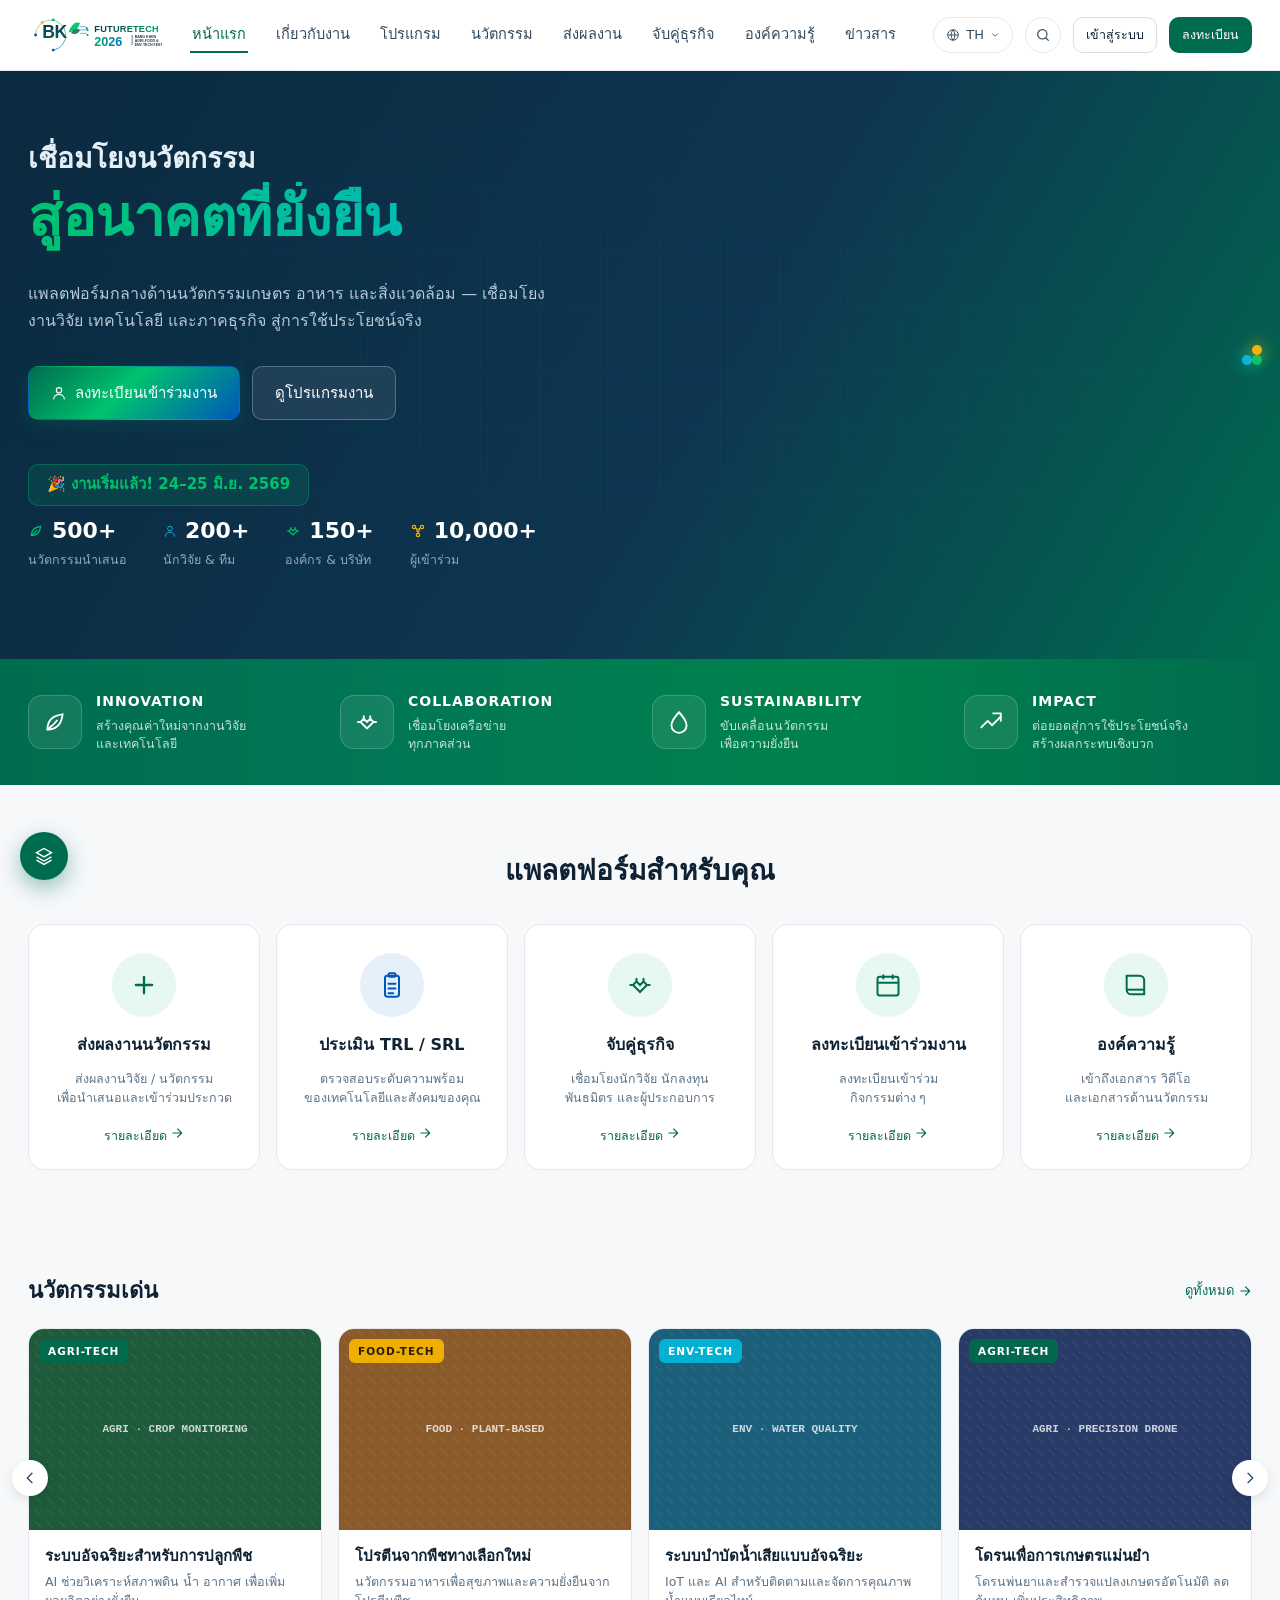
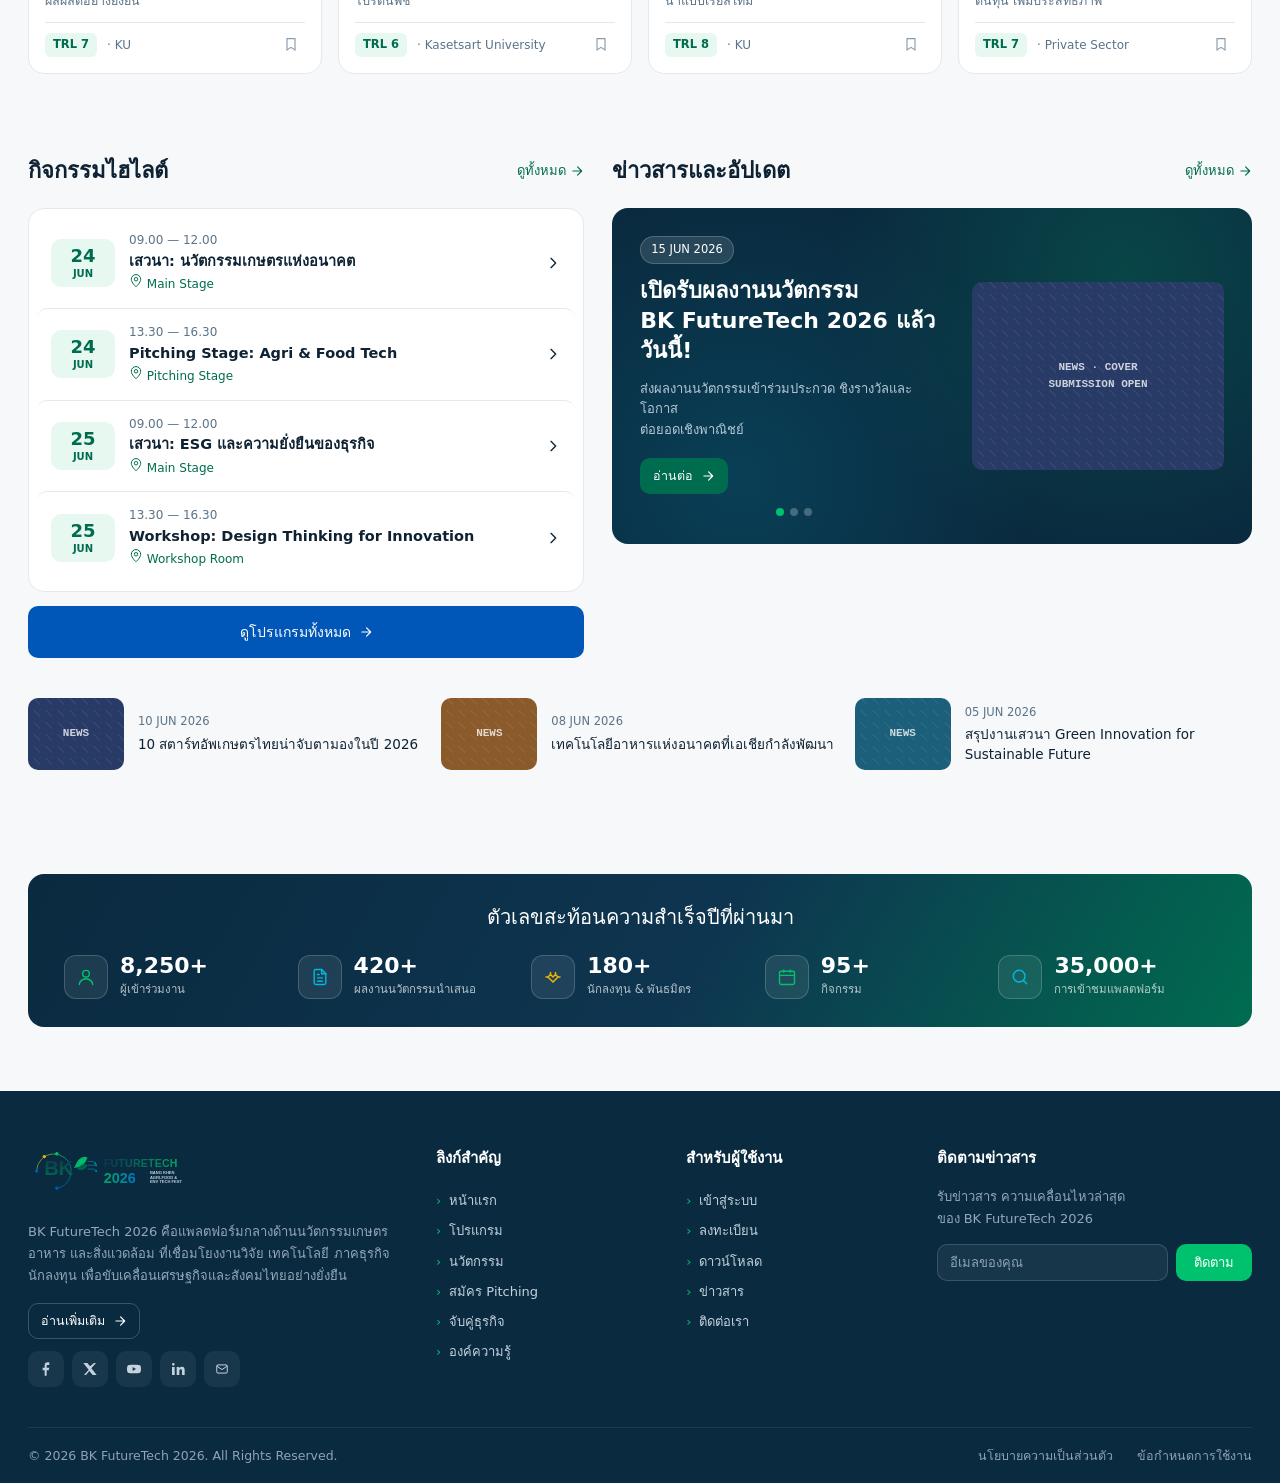
<file: index-local.html>
<!DOCTYPE html>
<html lang="th">
<head>
<meta charset="UTF-8" />
<meta name="viewport" content="width=device-width, initial-scale=1" />
<title>BK FutureTech 2026 — Interactive Platform Prototype</title>
<link rel="stylesheet" href="styles.css" />
<link rel="stylesheet" href="styles-2.css" />
<!-- Local vendor builds (no CDN required) -->
<script src="vendor/react.development.js"></script>
<script src="vendor/react-dom.development.js"></script>
<script src="vendor/babel.min.js"></script>
</head>
<body>
<div id="root"></div>
<script type="text/babel" src="tweaks-panel.jsx"></script>
<script type="text/babel" src="components.jsx"></script>
<script type="text/babel" src="pages-home.jsx"></script>
<script type="text/babel" src="pages-auth.jsx"></script>
<script type="text/babel" src="pages-other.jsx"></script>
<script type="text/babel" src="pages-user.jsx"></script>
<script type="text/babel" src="pages-admin.jsx"></script>
<script type="text/babel" src="pages-admin2.jsx"></script>
<script type="text/babel" src="app.jsx"></script>
</body>
</html>
</file>
<file: styles.css>
/* =========================================================
   BK FutureTech 2026 — Master Platform
   Design tokens & global styles
   ========================================================= */

:root {
  /* Brand palette */
  --ku-green: #006C4F;
  --ku-green-dark: #004A36;
  --inno-green: #00C26E;
  --inno-green-soft: #E6F8EF;
  --tech-blue: #0057B8;
  --tech-blue-dark: #003E85;
  --cyan: #00B8D9;
  --gold: #F4B400;

  /* Neutrals */
  --bg: #FFFFFF;
  --bg-soft: #F6F8FA;
  --bg-soft-2: #EEF2F4;
  --line: #E5E9EE;
  --line-2: #D7DDE3;
  --ink: #0F2233;
  --ink-2: #324A60;
  --ink-3: #5B7388;
  --ink-4: #8A9CAE;

  /* Hero & navy backgrounds */
  --navy: #0A2A3F;
  --navy-2: #0E3550;
  --navy-deep: #051A2A;

  /* Brand gradient — the signature green→blue */
  --gradient-brand: linear-gradient(135deg, #006C4F 0%, #00C26E 45%, #0057B8 100%);
  --gradient-brand-soft: linear-gradient(135deg, #006C4F 0%, #00C26E 50%, #00B8D9 100%);
  --gradient-hero: linear-gradient(120deg, #0A2A3F 0%, #0E3550 55%, #006C4F 100%);
  --gradient-band: linear-gradient(90deg, #006C4F 0%, #007756 30%, #00824C 65%, #006C4F 100%);

  /* Radii & shadows */
  --r-sm: 6px;
  --r-md: 10px;
  --r-lg: 16px;
  --r-xl: 22px;
  --r-pill: 999px;

  --shadow-sm: 0 1px 2px rgba(15, 34, 51, 0.06), 0 1px 1px rgba(15, 34, 51, 0.04);
  --shadow-md: 0 4px 14px rgba(15, 34, 51, 0.08), 0 2px 4px rgba(15, 34, 51, 0.04);
  --shadow-lg: 0 18px 40px rgba(15, 34, 51, 0.12), 0 6px 14px rgba(15, 34, 51, 0.06);
  --shadow-card: 0 1px 0 rgba(15, 34, 51, 0.04), 0 8px 24px rgba(15, 34, 51, 0.07);

  /* Type */
  --font-thai: 'Prompt', 'Kanit', system-ui, sans-serif;
  --font-en: 'Montserrat', 'Prompt', system-ui, sans-serif;
}

* { box-sizing: border-box; }
html, body { margin: 0; padding: 0; overflow-x: hidden; }
body {
  font-family: var(--font-thai);
  color: var(--ink);
  background: var(--bg-soft);
  -webkit-font-smoothing: antialiased;
  text-rendering: optimizeLegibility;
  line-height: 1.55;
}

a { color: inherit; text-decoration: none; }
button { font-family: inherit; cursor: pointer; border: 0; background: 0; }

img { max-width: 100%; display: block; }

/* ============ App shell ============ */
.app {
  min-height: 100vh;
  background: var(--bg-soft);
}
.app.dark {
  background: var(--navy-deep);
  color: #E6EEF5;
}

/* ============ Top Nav ============ */
.topnav {
  position: sticky;
  top: 0;
  z-index: 50;
  background: #fff;
  border-bottom: 1px solid var(--line);
}
.topnav-inner {
  max-width: 1280px;
  margin: 0 auto;
  display: flex;
  align-items: center;
  gap: 28px;
  padding: 14px 28px;
}
.brand-mark {
  display: flex;
  align-items: center;
  gap: 10px;
  cursor: pointer;
}
.brand-mark .logo-img {
  height: 38px;
}
.nav-links {
  display: flex;
  gap: 26px;
  font-size: 14.5px;
  color: var(--ink-2);
  font-weight: 500;
}
.nav-links a {
  cursor: pointer;
  padding: 6px 2px;
  border-bottom: 2px solid transparent;
  transition: color .15s, border-color .15s;
}
.nav-links a:hover { color: var(--ku-green); }
.nav-links a.active { color: var(--ku-green); border-bottom-color: var(--ku-green); }

.nav-right {
  margin-left: auto;
  display: flex;
  align-items: center;
  gap: 12px;
}
.lang-chip {
  display: inline-flex;
  align-items: center;
  gap: 6px;
  padding: 7px 12px;
  border: 1px solid var(--line);
  border-radius: var(--r-pill);
  font-size: 13px;
  color: var(--ink-2);
}
.icon-btn {
  width: 36px; height: 36px;
  display: inline-grid;
  place-items: center;
  border-radius: var(--r-pill);
  border: 1px solid var(--line);
  color: var(--ink-2);
}
.icon-btn:hover { background: var(--bg-soft); }

/* ============ Buttons ============ */
.btn {
  display: inline-flex;
  align-items: center;
  justify-content: center;
  gap: 8px;
  padding: 11px 18px;
  border-radius: var(--r-md);
  font-weight: 500;
  font-size: 14px;
  font-family: var(--font-thai);
  transition: transform .08s, box-shadow .15s, background .15s;
  white-space: nowrap;
  border: 1px solid transparent;
}
.btn:hover { transform: translateY(-1px); }
.btn:active { transform: translateY(0); }

.btn-primary {
  background: var(--gradient-brand);
  color: #fff;
  box-shadow: 0 6px 18px rgba(0, 108, 79, 0.28);
}
.btn-primary:hover { box-shadow: 0 10px 22px rgba(0, 108, 79, 0.34); }

.btn-solid-green {
  background: var(--ku-green);
  color: #fff;
}
.btn-solid-green:hover { background: var(--ku-green-dark); }

.btn-solid-blue {
  background: var(--tech-blue);
  color: #fff;
}

.btn-outline {
  background: #fff;
  color: var(--ink);
  border: 1px solid var(--line-2);
}
.btn-outline:hover { background: var(--bg-soft); }

.btn-ghost-on-dark {
  background: rgba(255,255,255,0.08);
  color: #fff;
  border: 1px solid rgba(255,255,255,0.25);
  backdrop-filter: blur(4px);
}
.btn-ghost-on-dark:hover { background: rgba(255,255,255,0.16); }

.btn-sm { padding: 7px 12px; font-size: 12.5px; }
.btn-lg { padding: 14px 22px; font-size: 15px; }

/* ============ Container ============ */
.container {
  max-width: 1280px;
  margin: 0 auto;
  padding: 0 28px;
}

/* ============ Hero ============ */
.hero {
  position: relative;
  background: var(--gradient-hero);
  color: #fff;
  overflow: hidden;
  padding: 70px 0 90px;
}
.hero-grid {
  display: grid;
  grid-template-columns: 1fr 1fr;
  gap: 60px;
  align-items: center;
}
.hero h1 {
  font-family: var(--font-thai);
  font-weight: 600;
  font-size: 28px;
  line-height: 1.25;
  margin: 0 0 4px;
  color: #E6EEF5;
}
.hero h1 .accent {
  display: block;
  font-size: 56px;
  font-weight: 700;
  background: linear-gradient(90deg, #00C26E 0%, #00B8D9 100%);
  -webkit-background-clip: text;
  background-clip: text;
  color: transparent;
  margin-top: 6px;
  letter-spacing: -0.5px;
}
.hero p.subhead {
  margin: 28px 0 32px;
  color: #B7C8D7;
  font-size: 16px;
  line-height: 1.7;
  max-width: 520px;
}
.hero-actions {
  display: flex;
  gap: 12px;
  margin-bottom: 44px;
}
.hero-stats {
  display: grid;
  grid-template-columns: repeat(4, max-content);
  gap: 36px;
  align-items: start;
}
.hero-stat {
  display: flex;
  flex-direction: column;
  gap: 2px;
}
.hero-stat-row {
  display: flex;
  align-items: center;
  gap: 8px;
  color: #fff;
  font-weight: 600;
  font-size: 22px;
}
.hero-stat-label {
  font-size: 12.5px;
  color: #94A8BA;
}

/* Hero visual */
.hero-visual {
  position: relative;
  aspect-ratio: 1 / 1;
  max-width: 520px;
  margin-left: auto;
}
.hero-visual .orb {
  position: absolute;
  inset: 0;
  border-radius: 50%;
  background:
    radial-gradient(circle at 35% 30%, rgba(0,194,110,0.45) 0%, rgba(0,194,110,0) 55%),
    radial-gradient(circle at 65% 70%, rgba(0,184,217,0.45) 0%, rgba(0,184,217,0) 55%),
    radial-gradient(circle at 50% 50%, rgba(0,87,184,0.65) 0%, rgba(10,42,63,0.95) 70%);
  box-shadow:
    inset 0 0 80px rgba(0,194,110,0.35),
    0 0 80px rgba(0,184,217,0.25);
}
.hero-visual .leaf-glow {
  position: absolute;
  inset: 18%;
  background: radial-gradient(circle, rgba(0,194,110,0.5) 0%, rgba(0,194,110,0) 65%);
  filter: blur(8px);
}
.hero-visual svg.leaves {
  position: absolute;
  inset: 25%;
  width: 50%;
  height: 50%;
}
.hero-visual .ring {
  position: absolute;
  border-radius: 50%;
  border: 1px solid rgba(0, 194, 110, 0.4);
  pointer-events: none;
}
.hero-visual .ring.r1 { inset: -3%; border-color: rgba(0,184,217,0.25); }
.hero-visual .ring.r2 { inset: -8%; border-color: rgba(0,194,110,0.18); border-style: dashed; }

.hero-visual .dot {
  position: absolute;
  width: 10px; height: 10px;
  border-radius: 50%;
  background: var(--inno-green);
  box-shadow: 0 0 16px var(--inno-green);
}
.hero-visual .dot.d1 { top: 8%; left: 50%; }
.hero-visual .dot.d2 { top: 50%; right: 4%; background: var(--cyan); box-shadow: 0 0 16px var(--cyan); }
.hero-visual .dot.d3 { bottom: 6%; left: 30%; background: var(--gold); box-shadow: 0 0 16px var(--gold); }

/* Circuit lines */
.circuit-bg {
  position: absolute;
  inset: 0;
  opacity: 0.12;
  pointer-events: none;
  background-image:
    linear-gradient(90deg, rgba(0,194,110,0.4) 1px, transparent 1px),
    linear-gradient(0deg, rgba(0,184,217,0.4) 1px, transparent 1px);
  background-size: 60px 60px;
  mask-image: radial-gradient(ellipse at center, #000 30%, transparent 75%);
}

/* ============ Core message band ============ */
.core-band {
  background: var(--gradient-band);
  color: #fff;
  padding: 32px 0;
  position: relative;
  overflow: hidden;
}
.core-band-grid {
  display: grid;
  grid-template-columns: repeat(4, 1fr);
  gap: 24px;
}
.core-msg {
  display: flex;
  align-items: center;
  gap: 14px;
}
.core-msg .icon-wrap {
  width: 54px; height: 54px;
  border-radius: 14px;
  background: rgba(255,255,255,0.08);
  border: 1px solid rgba(255,255,255,0.18);
  display: grid;
  place-items: center;
  flex-shrink: 0;
}
.core-msg h4 {
  font-family: var(--font-en);
  font-weight: 700;
  margin: 0 0 4px;
  letter-spacing: 1px;
  font-size: 14px;
}
.core-msg p {
  margin: 0;
  font-size: 12.5px;
  color: rgba(255,255,255,0.78);
  line-height: 1.45;
}

/* ============ Section headings ============ */
.section { padding: 64px 0; }
.section-tight { padding: 40px 0; }
.section-title {
  text-align: center;
  font-size: 28px;
  font-weight: 600;
  color: var(--ink);
  margin: 0 0 32px;
}
.section-eyebrow {
  text-align: center;
  font-family: var(--font-en);
  font-size: 12px;
  letter-spacing: 3px;
  color: var(--ku-green);
  font-weight: 600;
  margin-bottom: 8px;
}
.section-head-row {
  display: flex;
  align-items: center;
  justify-content: space-between;
  margin-bottom: 20px;
}
.section-head-row h2 {
  font-size: 22px;
  font-weight: 600;
  margin: 0;
  color: var(--ink);
}
.section-head-row .see-all {
  font-size: 13px;
  color: var(--ku-green);
  font-weight: 500;
  display: inline-flex;
  align-items: center;
  gap: 4px;
}

/* ============ Feature cards (Platform for you) ============ */
.feature-grid {
  display: grid;
  grid-template-columns: repeat(5, 1fr);
  gap: 16px;
}
.feature-card {
  background: #fff;
  border: 1px solid var(--line);
  border-radius: var(--r-lg);
  padding: 28px 20px 24px;
  text-align: center;
  transition: transform .15s, box-shadow .15s, border-color .15s;
  display: flex;
  flex-direction: column;
  align-items: center;
  gap: 12px;
  cursor: pointer;
}
.feature-card:hover {
  transform: translateY(-4px);
  box-shadow: var(--shadow-card);
  border-color: transparent;
}
.feature-card .ic {
  width: 64px; height: 64px;
  border-radius: 50%;
  display: grid; place-items: center;
  background: var(--inno-green-soft);
  color: var(--ku-green);
  margin-bottom: 4px;
}
.feature-card .ic.alt-blue {
  background: #E6F0FB;
  color: var(--tech-blue);
}
.feature-card h3 {
  margin: 0;
  font-size: 16px;
  font-weight: 600;
}
.feature-card p {
  margin: 0;
  font-size: 12.5px;
  color: var(--ink-3);
  line-height: 1.5;
}
.feature-card .more {
  margin-top: 6px;
  font-size: 12.5px;
  color: var(--ku-green);
  font-weight: 500;
}

/* ============ Innovation cards ============ */
.inno-grid {
  display: grid;
  grid-template-columns: repeat(4, 1fr);
  gap: 16px;
}
.inno-card {
  background: #fff;
  border: 1px solid var(--line);
  border-radius: var(--r-lg);
  overflow: hidden;
  transition: transform .15s, box-shadow .15s;
  cursor: pointer;
}
.inno-card:hover { transform: translateY(-3px); box-shadow: var(--shadow-card); }
.inno-card .cover {
  aspect-ratio: 16 / 11;
  position: relative;
  overflow: hidden;
  background: var(--bg-soft-2);
}
.inno-card .cover .tag {
  position: absolute;
  top: 10px; left: 10px;
  background: rgba(0, 108, 79, 0.92);
  color: #fff;
  font-family: var(--font-en);
  font-size: 10.5px;
  font-weight: 600;
  letter-spacing: 1px;
  padding: 4px 9px;
  border-radius: var(--r-sm);
  backdrop-filter: blur(4px);
}
.inno-card .cover .tag.food { background: rgba(244, 180, 0, 0.95); color: #2A2105; }
.inno-card .cover .tag.env { background: rgba(0, 184, 217, 0.92); }
.inno-card .body {
  padding: 16px;
}
.inno-card h4 {
  margin: 0 0 6px;
  font-size: 15px;
  font-weight: 600;
  line-height: 1.4;
}
.inno-card p {
  margin: 0 0 12px;
  font-size: 12.5px;
  color: var(--ink-3);
  line-height: 1.5;
  display: -webkit-box;
  -webkit-line-clamp: 2;
  -webkit-box-orient: vertical;
  overflow: hidden;
}
.inno-card .meta {
  display: flex;
  align-items: center;
  gap: 10px;
  padding-top: 10px;
  border-top: 1px solid var(--line);
  font-size: 12px;
  color: var(--ink-3);
}
.inno-card .trl {
  background: var(--inno-green-soft);
  color: var(--ku-green);
  font-weight: 600;
  font-size: 11.5px;
  padding: 3px 8px;
  border-radius: var(--r-sm);
}
.inno-card .meta .bookmark {
  margin-left: auto;
  color: var(--ink-4);
}

/* Image placeholder */
.img-placeholder {
  width: 100%;
  height: 100%;
  display: flex;
  align-items: center;
  justify-content: center;
  font-family: 'JetBrains Mono', ui-monospace, monospace;
  font-size: 11px;
  color: rgba(255,255,255,0.85);
  text-align: center;
  padding: 16px;
  position: relative;
  background-size: 12px 12px;
  background-image:
    repeating-linear-gradient(45deg, rgba(255,255,255,0.06) 0 1px, transparent 1px 12px);
}
.img-placeholder.agri { background-color: #1F5A3B; }
.img-placeholder.food { background-color: #8B5A2B; }
.img-placeholder.env  { background-color: #1B5F7A; }
.img-placeholder.tech { background-color: #283A66; }
.img-placeholder.news { background-color: #19384F; }

/* ============ Events / News split ============ */
.split {
  display: grid;
  grid-template-columns: 1fr 1.15fr;
  gap: 28px;
}
.events-list {
  background: #fff;
  border: 1px solid var(--line);
  border-radius: var(--r-lg);
  padding: 8px;
  display: flex;
  flex-direction: column;
}
.event-row {
  display: grid;
  grid-template-columns: 64px 1fr auto;
  align-items: center;
  gap: 14px;
  padding: 14px 14px;
  border-radius: var(--r-md);
  transition: background .15s;
  cursor: pointer;
}
.event-row:hover { background: var(--bg-soft); }
.event-row + .event-row { border-top: 1px solid var(--line); }
.event-date {
  background: var(--inno-green-soft);
  color: var(--ku-green);
  text-align: center;
  padding: 8px 0;
  border-radius: var(--r-md);
  font-weight: 700;
  font-size: 18px;
  line-height: 1;
}
.event-date small { display: block; font-size: 10px; font-weight: 600; margin-top: 4px; }
.event-body .time { font-size: 12px; color: var(--ink-3); }
.event-body .title { font-weight: 600; font-size: 14.5px; }
.event-body .place { font-size: 12px; color: var(--ku-green); margin-top: 2px; }

.news-feature {
  background: var(--navy);
  background-image:
    radial-gradient(circle at 80% 20%, rgba(0,194,110,0.18) 0%, transparent 50%),
    radial-gradient(circle at 20% 80%, rgba(0,184,217,0.15) 0%, transparent 50%);
  border-radius: var(--r-lg);
  padding: 28px;
  color: #fff;
  display: grid;
  grid-template-columns: 1.1fr 0.9fr;
  gap: 24px;
  align-items: center;
}
.news-feature .date-pill {
  display: inline-block;
  background: rgba(255,255,255,0.12);
  border: 1px solid rgba(255,255,255,0.2);
  padding: 4px 10px;
  border-radius: var(--r-pill);
  font-size: 11.5px;
  margin-bottom: 12px;
}
.news-feature h3 {
  margin: 0 0 14px;
  font-size: 22px;
  line-height: 1.35;
  font-weight: 600;
}
.news-feature p {
  font-size: 13px;
  color: #B7C8D7;
  margin: 0 0 18px;
}
.news-feature .visual {
  aspect-ratio: 4 / 3;
  border-radius: var(--r-md);
  overflow: hidden;
}
.news-feature .dots {
  display: flex; gap: 6px; justify-content: center; margin-top: 14px;
}
.news-feature .dots span { width: 8px; height: 8px; border-radius: 50%; background: rgba(255,255,255,0.25); }
.news-feature .dots span.on { background: var(--inno-green); }

.news-side {
  display: flex;
  flex-direction: column;
  gap: 14px;
}
.news-item {
  display: grid;
  grid-template-columns: 80px 1fr;
  gap: 14px;
  align-items: center;
  cursor: pointer;
}
.news-item .thumb {
  width: 80px; height: 64px;
  border-radius: var(--r-md);
  overflow: hidden;
}
.news-item .date {
  font-size: 11.5px;
  color: var(--ink-3);
  margin-bottom: 2px;
}
.news-item .title {
  font-size: 13.5px;
  font-weight: 500;
  line-height: 1.45;
  color: var(--ink);
}

/* ============ Success stats band ============ */
.stats-band {
  background: var(--gradient-hero);
  color: #fff;
  border-radius: var(--r-lg);
  padding: 28px 36px;
  margin: 24px 0;
}
.stats-band h3 {
  text-align: center;
  font-size: 20px;
  margin: 0 0 22px;
  font-weight: 500;
  color: #fff;
}
.stats-row {
  display: grid;
  grid-template-columns: repeat(5, 1fr);
  gap: 16px;
}
.stat-cell {
  display: flex;
  align-items: center;
  gap: 12px;
}
.stat-cell .ic {
  width: 44px; height: 44px;
  border-radius: 12px;
  background: rgba(255,255,255,0.08);
  border: 1px solid rgba(255,255,255,0.18);
  display: grid; place-items: center;
  flex-shrink: 0;
}
.stat-cell .num {
  font-family: var(--font-en);
  font-size: 22px;
  font-weight: 700;
  line-height: 1;
}
.stat-cell .lbl {
  font-size: 11.5px;
  color: rgba(255,255,255,0.7);
  margin-top: 4px;
}

/* ============ Footer ============ */
.footer {
  background: var(--navy);
  color: #C4D2DF;
  padding: 56px 0 0;
}
.footer-grid {
  display: grid;
  grid-template-columns: 1.4fr 0.8fr 0.8fr 1.2fr;
  gap: 40px;
  padding-bottom: 40px;
}
.footer h5 {
  color: #fff;
  font-size: 15px;
  font-weight: 600;
  margin: 0 0 16px;
}
.footer p { font-size: 13px; line-height: 1.7; margin: 0 0 16px; color: #94A8BA; }
.footer ul { list-style: none; padding: 0; margin: 0; }
.footer ul li {
  padding: 5px 0;
  font-size: 13px;
  display: flex;
  align-items: center;
  gap: 8px;
  cursor: pointer;
}
.footer ul li:hover { color: #fff; }
.footer ul li::before { content: "›"; color: var(--inno-green); }

.footer .newsletter-form {
  display: flex;
  margin-top: 8px;
  gap: 8px;
}
.footer .newsletter-form input {
  flex: 1;
  background: rgba(255,255,255,0.06);
  border: 1px solid rgba(255,255,255,0.15);
  padding: 10px 12px;
  border-radius: var(--r-md);
  color: #fff;
  font-family: inherit;
  font-size: 13px;
}
.footer .newsletter-form input::placeholder { color: #8FA3B5; }
.footer .newsletter-form button {
  background: var(--inno-green);
  color: #fff;
  padding: 0 18px;
  border-radius: var(--r-md);
  font-weight: 500;
  font-size: 13px;
}
.footer-social {
  display: flex;
  gap: 8px;
  margin-top: 12px;
}
.footer-social a {
  width: 36px; height: 36px;
  border-radius: 10px;
  background: rgba(255,255,255,0.06);
  display: grid; place-items: center;
  cursor: pointer;
}
.footer-social a:hover { background: var(--inno-green); }
.footer-bar {
  border-top: 1px solid rgba(255,255,255,0.08);
  padding: 18px 0;
  display: flex;
  align-items: center;
  justify-content: space-between;
  font-size: 12.5px;
  color: #8FA3B5;
}
.footer-bar .links { display: flex; gap: 24px; }
.footer-bar .links span { cursor: pointer; }
.footer-bar .links span:hover { color: #fff; }

/* ============ Auth pages ============ */
.auth-shell {
  min-height: calc(100vh - 70px);
  display: grid;
  grid-template-columns: 1fr 1fr;
  background: #F0F5F9;
}
.auth-left {
  position: relative;
  padding: 56px 56px;
  background:
    radial-gradient(circle at 30% 70%, rgba(0,184,217,0.10) 0%, transparent 50%),
    radial-gradient(circle at 70% 30%, rgba(0,194,110,0.08) 0%, transparent 55%),
    linear-gradient(135deg, #F0F8FB 0%, #E5EFF4 100%);
  overflow: hidden;
}
.auth-left .auth-logo {
  height: 80px;
  margin-bottom: 22px;
}
.auth-left h2 {
  font-size: 28px;
  margin: 12px 0 6px;
  color: var(--ink);
  font-weight: 600;
}
.auth-left .subtitle {
  font-size: 15px;
  color: var(--ink-3);
  margin-bottom: 0;
}
.auth-left .scene {
  position: absolute;
  bottom: 80px;
  left: 50%;
  transform: translateX(-50%);
  width: 380px;
  aspect-ratio: 1 / 1;
}
.auth-left .scene .globe {
  position: absolute;
  inset: 0;
  border-radius: 50%;
  background:
    radial-gradient(circle at 40% 35%, rgba(0,194,110,0.5) 0%, rgba(0,194,110,0) 60%),
    radial-gradient(circle at 50% 50%, rgba(0,184,217,0.6) 0%, rgba(0,184,217,0.05) 70%);
  border: 1px solid rgba(0,184,217,0.4);
  box-shadow: 0 0 60px rgba(0,184,217,0.25);
}
.auth-left .category-row {
  position: absolute;
  bottom: 24px;
  left: 56px;
  display: flex;
  gap: 36px;
}
.auth-left .cat-item {
  text-align: center;
  font-size: 11px;
  font-family: var(--font-en);
  letter-spacing: 1px;
  font-weight: 600;
  color: var(--ink-2);
}
.auth-left .cat-item .ic {
  width: 44px; height: 44px;
  border-radius: 50%;
  border: 1.5px solid var(--ku-green);
  color: var(--ku-green);
  display: grid; place-items: center;
  margin: 0 auto 8px;
}

.auth-right {
  display: flex;
  flex-direction: column;
  justify-content: center;
  align-items: center;
  padding: 56px 56px;
  background: #FAFCFD;
}
.auth-card {
  width: 100%;
  max-width: 480px;
  background: #fff;
  border-radius: var(--r-xl);
  border: 1px solid var(--line);
  padding: 40px 40px;
  box-shadow: var(--shadow-card);
}
.auth-card h2 {
  text-align: center;
  margin: 0 0 4px;
  font-size: 26px;
  font-weight: 600;
}
.auth-card .auth-sub {
  text-align: center;
  font-size: 13.5px;
  color: var(--ink-3);
  margin: 0 0 8px;
}
.auth-card .auth-divider {
  width: 60px; height: 3px;
  background: var(--gradient-brand);
  border-radius: 999px;
  margin: 16px auto 24px;
}

.field { margin-bottom: 18px; }
.field label {
  display: block;
  font-size: 13px;
  font-weight: 500;
  margin-bottom: 6px;
  color: var(--ink-2);
}
.field label .req { color: #D93B3B; margin-left: 2px; }
.field .input-wrap {
  position: relative;
}
.field input, .field select, .field textarea {
  width: 100%;
  padding: 12px 14px 12px 42px;
  border: 1px solid var(--line-2);
  border-radius: var(--r-md);
  font-family: inherit;
  font-size: 14px;
  color: var(--ink);
  background: #fff;
  transition: border-color .15s, box-shadow .15s;
}
.field input:focus, .field select:focus, .field textarea:focus {
  outline: none;
  border-color: var(--ku-green);
  box-shadow: 0 0 0 3px rgba(0, 194, 110, 0.15);
}
.field .input-icon {
  position: absolute;
  top: 50%;
  left: 14px;
  transform: translateY(-50%);
  color: var(--ink-4);
  pointer-events: none;
}
.field .input-suffix {
  position: absolute;
  top: 50%;
  right: 14px;
  transform: translateY(-50%);
  color: var(--ink-4);
  cursor: pointer;
}
.field.no-icon input, .field.no-icon select, .field.no-icon textarea {
  padding-left: 14px;
}
.field .hint { font-size: 11.5px; color: var(--ink-3); margin-top: 6px; }
.field .err { font-size: 12px; color: #D93B3B; margin-top: 6px; }

.auth-card .btn-primary {
  width: 100%;
  padding: 13px;
  font-size: 14.5px;
}
.auth-card .forgot {
  text-align: right;
  font-size: 13px;
  color: var(--tech-blue);
  margin: -8px 0 14px;
  cursor: pointer;
}
.auth-card .or-divider {
  text-align: center;
  position: relative;
  margin: 22px 0 18px;
  font-size: 12.5px;
  color: var(--ink-3);
}
.auth-card .or-divider::before,
.auth-card .or-divider::after {
  content: "";
  position: absolute;
  top: 50%;
  width: 35%;
  height: 1px;
  background: var(--line);
}
.auth-card .or-divider::before { left: 0; }
.auth-card .or-divider::after { right: 0; }

.sso-row { display: grid; grid-template-columns: 1fr 1fr; gap: 12px; }
.sso-btn {
  border: 1px solid var(--line-2);
  background: #fff;
  padding: 11px;
  border-radius: var(--r-md);
  display: flex; align-items: center; justify-content: center; gap: 8px;
  font-size: 13.5px; font-weight: 500;
  color: var(--ink);
  cursor: pointer;
}
.sso-btn:hover { background: var(--bg-soft); }

.auth-card .bottom-line {
  text-align: center;
  margin-top: 22px;
  font-size: 13px;
  color: var(--ink-3);
}
.auth-card .bottom-line a {
  color: var(--ku-green);
  font-weight: 500;
  cursor: pointer;
}

/* Stepper (register) */
.stepper {
  display: flex;
  align-items: center;
  justify-content: center;
  gap: 8px;
  margin: 10px 0 28px;
}
.step {
  display: flex;
  align-items: center;
  gap: 8px;
  color: var(--ink-3);
  font-size: 13px;
}
.step .num {
  width: 28px; height: 28px;
  border-radius: 50%;
  display: grid; place-items: center;
  background: var(--bg-soft);
  color: var(--ink-3);
  font-weight: 600;
  font-size: 13px;
  border: 1.5px solid var(--line-2);
}
.step.active .num {
  background: var(--inno-green);
  color: #fff;
  border-color: var(--inno-green);
}
.step.complete .num {
  background: var(--ku-green);
  color: #fff;
  border-color: var(--ku-green);
}
.step-divider {
  width: 36px; height: 2px;
  background: var(--line-2);
  border-radius: 2px;
}
.step-divider.active { background: var(--inno-green); }

.check-row {
  display: flex;
  align-items: flex-start;
  gap: 8px;
  margin: 6px 0 18px;
  font-size: 12.5px;
  color: var(--ink-3);
}
.check-row input { accent-color: var(--ku-green); margin-top: 3px; }
.check-row a { color: var(--ku-green); cursor: pointer; }

/* ============ Admin layout ============ */
.admin-shell {
  display: grid;
  grid-template-columns: 248px 1fr;
  min-height: calc(100vh - 0px);
  background: #F5F7FA;
}
.admin-side {
  background: #fff;
  border-right: 1px solid var(--line);
  display: flex;
  flex-direction: column;
  position: sticky;
  top: 0;
  height: 100vh;
}
.admin-brand {
  padding: 18px 20px 18px;
  border-bottom: 1px solid var(--line);
  display: flex;
  align-items: center;
  gap: 10px;
}
.admin-brand .logo-img { height: 38px; }
.admin-brand .label {
  font-family: var(--font-en);
  font-size: 10.5px;
  font-weight: 700;
  letter-spacing: 2px;
  color: var(--ink-3);
}

.admin-nav { padding: 12px 12px; flex: 1; overflow-y: auto; }
.admin-nav .grp-label {
  font-size: 10.5px;
  letter-spacing: 1.5px;
  font-weight: 600;
  color: var(--ink-4);
  padding: 16px 12px 8px;
}
.admin-nav .nav-item {
  display: flex;
  align-items: center;
  gap: 10px;
  padding: 10px 12px;
  border-radius: var(--r-md);
  color: var(--ink-2);
  font-size: 14px;
  cursor: pointer;
  margin-bottom: 2px;
}
.admin-nav .nav-item:hover { background: var(--bg-soft); }
.admin-nav .nav-item .chevron { margin-left: auto; color: var(--ink-4); }
.admin-nav .nav-item.active {
  background: var(--ku-green);
  color: #fff;
  font-weight: 500;
}
.admin-nav .nav-item.active .chevron { color: rgba(255,255,255,0.6); }

.admin-user {
  display: flex;
  align-items: center;
  gap: 10px;
  padding: 14px 16px;
  border-top: 1px solid var(--line);
  background: var(--bg-soft);
  cursor: pointer;
}
.admin-user .avatar {
  width: 36px; height: 36px;
  border-radius: 50%;
  background: var(--gradient-brand);
  color: #fff;
  display: grid; place-items: center;
  font-weight: 600;
  font-size: 14px;
}
.admin-user .who { flex: 1; }
.admin-user .name { font-size: 13.5px; font-weight: 600; }
.admin-user .role { font-size: 11.5px; color: var(--ink-3); }

.admin-main {
  display: flex;
  flex-direction: column;
}
.admin-top {
  background: #fff;
  border-bottom: 1px solid var(--line);
  padding: 14px 32px;
  display: flex;
  align-items: center;
  gap: 16px;
}
.admin-search {
  flex: 1;
  max-width: 480px;
  position: relative;
}
.admin-search input {
  width: 100%;
  background: var(--bg-soft);
  border: 1px solid transparent;
  padding: 10px 14px 10px 40px;
  border-radius: var(--r-md);
  font-family: inherit;
  font-size: 13.5px;
}
.admin-search input:focus { outline: none; border-color: var(--ku-green); background: #fff; }
.admin-search .ic { position: absolute; top: 50%; left: 14px; transform: translateY(-50%); color: var(--ink-4); }

.admin-top .right { margin-left: auto; display: flex; align-items: center; gap: 14px; }
.notif-bell {
  position: relative;
  width: 38px; height: 38px;
  border-radius: 50%;
  background: var(--bg-soft);
  display: grid; place-items: center;
  cursor: pointer;
  color: var(--ink-2);
}
.notif-bell .badge {
  position: absolute;
  top: 4px; right: 4px;
  background: #E64646;
  color: #fff;
  font-size: 10px;
  border-radius: 999px;
  padding: 1px 5px;
  font-weight: 600;
  line-height: 1.2;
}
.admin-user-mini {
  display: flex;
  align-items: center;
  gap: 10px;
  padding: 6px 12px 6px 6px;
  border-radius: var(--r-pill);
  background: var(--bg-soft);
  cursor: pointer;
}
.admin-user-mini .avatar {
  width: 32px; height: 32px;
  border-radius: 50%;
  background: var(--gradient-brand);
  color: #fff;
  display: grid; place-items: center;
  font-size: 13px;
  font-weight: 600;
}
.admin-user-mini .name { font-size: 13.5px; font-weight: 600; }
.admin-user-mini .role { font-size: 11px; color: var(--ink-3); }

.admin-body { padding: 28px 32px; }

.page-head {
  display: flex;
  align-items: flex-end;
  justify-content: space-between;
  margin-bottom: 22px;
}
.page-head h1 { margin: 0 0 4px; font-size: 26px; font-weight: 600; }
.page-head .sub { color: var(--ink-3); font-size: 13.5px; }
.range-pill {
  display: inline-flex;
  align-items: center;
  gap: 10px;
  background: #fff;
  border: 1px solid var(--line-2);
  padding: 8px 14px;
  border-radius: var(--r-md);
  font-size: 13px;
  color: var(--ink-2);
  cursor: pointer;
}

/* KPI cards */
.kpi-row {
  display: grid;
  grid-template-columns: repeat(5, 1fr);
  gap: 16px;
  margin-bottom: 22px;
}
.kpi-card {
  background: #fff;
  border-radius: var(--r-lg);
  padding: 18px;
  border: 1px solid var(--line);
  position: relative;
  overflow: hidden;
}
.kpi-head {
  display: flex;
  align-items: center;
  gap: 12px;
  margin-bottom: 8px;
}
.kpi-ic {
  width: 44px; height: 44px;
  border-radius: 12px;
  display: grid; place-items: center;
}
.kpi-ic.g1 { background: #E6F8EF; color: var(--inno-green); }
.kpi-ic.g2 { background: #E6F0FB; color: var(--tech-blue); }
.kpi-ic.g3 { background: #E0F4F8; color: var(--cyan); }
.kpi-ic.g4 { background: #EFEAFB; color: #6B4FCF; }
.kpi-ic.g5 { background: #FBF1D9; color: var(--gold); }

.kpi-label { font-size: 13px; color: var(--ink-3); }
.kpi-value {
  font-family: var(--font-en);
  font-size: 30px;
  font-weight: 700;
  line-height: 1;
  margin-top: 4px;
  margin-bottom: 6px;
}
.kpi-trend {
  font-size: 11.5px;
  color: var(--inno-green);
  font-weight: 600;
}
.kpi-trend small { color: var(--ink-3); font-weight: 400; margin-left: 4px; }
.kpi-spark { height: 36px; margin-top: 10px; }

.cards-row-3 {
  display: grid;
  grid-template-columns: repeat(3, 1fr);
  gap: 16px;
  margin-bottom: 22px;
}
.panel {
  background: #fff;
  border: 1px solid var(--line);
  border-radius: var(--r-lg);
  padding: 20px;
}
.panel-head { margin-bottom: 14px; }
.panel-head h3 { margin: 0 0 2px; font-size: 16px; font-weight: 600; }
.panel-head .sub { font-size: 12.5px; color: var(--ink-3); }
.panel-foot {
  padding-top: 12px;
  border-top: 1px solid var(--line);
  margin-top: 14px;
  text-align: center;
}
.panel-foot a {
  font-size: 12.5px;
  color: var(--tech-blue);
  font-weight: 500;
  cursor: pointer;
}

/* Donut + legend layout */
.donut-row {
  display: flex;
  align-items: center;
  gap: 18px;
}
.legend { display: flex; flex-direction: column; gap: 10px; flex: 1; }
.legend-row {
  display: flex;
  align-items: center;
  gap: 8px;
  font-size: 12.5px;
}
.legend-row .sw { width: 10px; height: 10px; border-radius: 50%; }
.legend-row .lbl { flex: 1; }
.legend-row .val { color: var(--ink-3); font-size: 12px; }

/* Table */
.tbl-panel {
  background: #fff;
  border: 1px solid var(--line);
  border-radius: var(--r-lg);
  padding: 20px;
  flex: 1;
}
.tbl-head-row {
  display: flex;
  align-items: center;
  margin-bottom: 12px;
}
.tbl-head-row h3 { margin: 0 0 2px; font-size: 16px; font-weight: 600; }
.tbl-head-row .sub { font-size: 12.5px; color: var(--ink-3); }
.tbl-head-row .right { margin-left: auto; }

table.data {
  width: 100%;
  border-collapse: collapse;
  font-size: 13px;
}
table.data thead th {
  text-align: left;
  font-weight: 600;
  color: var(--ink-3);
  font-size: 12px;
  padding: 12px 12px;
  border-bottom: 1px solid var(--line);
}
table.data tbody td {
  padding: 14px 12px;
  border-bottom: 1px solid var(--line);
}
table.data tbody tr:last-child td { border-bottom: 0; }
table.data tbody tr:hover { background: var(--bg-soft); }

.pill {
  display: inline-block;
  padding: 3px 10px;
  border-radius: 999px;
  font-size: 11.5px;
  font-weight: 600;
  font-family: var(--font-en);
}
.pill-agri { background: #E6F8EF; color: var(--ku-green); }
.pill-food { background: #FBF1D9; color: #A07700; }
.pill-env  { background: #E0F4F8; color: #0089A3; }
.pill-bio  { background: #EFEAFB; color: #6B4FCF; }
.pill-deep { background: #E6F0FB; color: var(--tech-blue); }

.status-pill {
  display: inline-block;
  padding: 4px 12px;
  border-radius: 999px;
  font-size: 12px;
  font-weight: 500;
}
.status-review { background: #FFF4DA; color: #A87600; }
.status-approved { background: #E6F8EF; color: var(--ku-green); }
.status-new { background: #E6F0FB; color: var(--tech-blue); }
.status-rejected { background: #FBE7E7; color: #B82828; }

/* Activity feed */
.activity-list { display: flex; flex-direction: column; gap: 4px; }
.activity-row {
  display: grid;
  grid-template-columns: 40px 1fr auto;
  gap: 12px;
  align-items: center;
  padding: 10px 4px;
  border-bottom: 1px solid var(--line);
}
.activity-row:last-child { border-bottom: 0; }
.activity-ic {
  width: 36px; height: 36px;
  border-radius: 50%;
  background: var(--inno-green-soft);
  color: var(--ku-green);
  display: grid; place-items: center;
}
.activity-row .ttl { font-size: 13.5px; font-weight: 500; }
.activity-row .sub { font-size: 11.5px; color: var(--ink-3); }
.activity-row .when { font-size: 11.5px; color: var(--ink-3); }

/* ============ Catalogue page ============ */
.cat-shell {
  display: grid;
  grid-template-columns: 280px 1fr;
  gap: 24px;
  padding: 40px 0;
}
.cat-filters {
  background: #fff;
  border: 1px solid var(--line);
  border-radius: var(--r-lg);
  padding: 20px;
  position: sticky;
  top: 90px;
  align-self: start;
}
.cat-filters h4 {
  margin: 0 0 12px;
  font-size: 14px;
  font-weight: 600;
}
.filter-group { border-bottom: 1px solid var(--line); padding: 16px 0; }
.filter-group:last-child { border-bottom: 0; }
.filter-check {
  display: flex;
  align-items: center;
  gap: 8px;
  font-size: 13px;
  color: var(--ink-2);
  padding: 5px 0;
  cursor: pointer;
}
.filter-check input { accent-color: var(--ku-green); }
.filter-check .count { color: var(--ink-4); margin-left: auto; font-size: 12px; }

.cat-toolbar {
  display: flex;
  align-items: center;
  gap: 16px;
  margin-bottom: 16px;
}
.cat-toolbar .count { font-size: 13.5px; color: var(--ink-3); }
.cat-toolbar .search-input {
  flex: 1;
  max-width: 420px;
  position: relative;
}
.cat-toolbar .search-input input {
  width: 100%;
  padding: 10px 14px 10px 38px;
  border: 1px solid var(--line-2);
  border-radius: var(--r-md);
  font-family: inherit;
  font-size: 13.5px;
}
.cat-toolbar .search-input .ic {
  position: absolute; top: 50%; left: 12px; transform: translateY(-50%); color: var(--ink-4);
}
.cat-toolbar select {
  padding: 9px 14px;
  border: 1px solid var(--line-2);
  border-radius: var(--r-md);
  font-family: inherit;
  font-size: 13.5px;
  background: #fff;
}

.cat-grid {
  display: grid;
  grid-template-columns: repeat(3, 1fr);
  gap: 16px;
}

/* ============ Innovation Detail ============ */
.detail-shell {
  display: grid;
  grid-template-columns: 1.4fr 1fr;
  gap: 36px;
  padding: 40px 0;
}
.detail-cover {
  aspect-ratio: 16 / 10;
  border-radius: var(--r-lg);
  overflow: hidden;
  margin-bottom: 12px;
}
.detail-thumbs {
  display: grid;
  grid-template-columns: repeat(4, minmax(0, 1fr));
  gap: 8px;
  margin-bottom: 28px;
}
.detail-thumb {
  aspect-ratio: 1 / 1;
  border-radius: var(--r-md);
  overflow: hidden;
  cursor: pointer;
  border: 2px solid transparent;
}
.detail-thumb.active { border-color: var(--ku-green); }

.detail { min-width: 0; }
.detail h1 { margin: 0 0 8px; font-size: 28px; font-weight: 600; word-break: break-word; overflow-wrap: break-word; }
.detail-actions { display: flex; gap: 12px; margin-top: 28px; padding-top: 24px; border-top: 1px solid var(--line); flex-wrap: wrap; }
.detail .sub-meta { color: var(--ink-3); font-size: 13.5px; margin-bottom: 18px; }
.detail .tags { display: flex; gap: 8px; margin-bottom: 18px; flex-wrap: wrap; }
.detail h3 { margin: 22px 0 10px; font-size: 16px; font-weight: 600; }
.detail p { margin: 0 0 12px; font-size: 14px; color: var(--ink-2); line-height: 1.7; }

.detail-side {
  display: flex; flex-direction: column; gap: 18px;
}
.trl-card {
  background: var(--navy);
  background-image:
    radial-gradient(circle at 80% 10%, rgba(0,194,110,0.18) 0%, transparent 50%);
  color: #fff;
  border-radius: var(--r-lg);
  padding: 24px;
}
.trl-card .lbl {
  font-family: var(--font-en);
  font-size: 11px;
  letter-spacing: 2px;
  color: rgba(255,255,255,0.7);
}
.trl-card .num {
  font-family: var(--font-en);
  font-size: 64px;
  font-weight: 800;
  line-height: 1;
  margin: 4px 0 4px;
  background: linear-gradient(135deg, #00C26E, #00B8D9);
  -webkit-background-clip: text;
  background-clip: text;
  color: transparent;
}
.trl-card .desc { font-size: 13px; color: #C4D2DF; }
.trl-card .scale {
  margin-top: 18px;
  display: grid;
  grid-template-columns: repeat(9, 1fr);
  gap: 4px;
}
.trl-card .scale span {
  height: 6px;
  border-radius: 2px;
  background: rgba(255,255,255,0.1);
}
.trl-card .scale span.on { background: var(--inno-green); }

.contact-card {
  background: #fff;
  border: 1px solid var(--line);
  border-radius: var(--r-lg);
  padding: 20px;
}
.contact-card h4 { margin: 0 0 10px; font-size: 15px; font-weight: 600; }
.contact-card .row {
  display: flex; align-items: center; gap: 10px;
  font-size: 13px; color: var(--ink-2);
  padding: 6px 0;
}
.contact-card .row .ic { color: var(--ku-green); }

/* ============ Submit / Multi-step form ============ */
.submit-shell {
  padding: 40px 0;
  display: grid;
  grid-template-columns: 280px 1fr;
  gap: 28px;
  align-items: start;
}
.submit-side {
  background: #fff;
  border: 1px solid var(--line);
  border-radius: var(--r-lg);
  padding: 8px;
  position: sticky;
  top: 90px;
}
.submit-step-row {
  display: flex;
  align-items: center;
  gap: 12px;
  padding: 12px 12px;
  border-radius: var(--r-md);
  cursor: pointer;
  font-size: 13.5px;
}
.submit-step-row .step-num {
  width: 30px; height: 30px;
  border-radius: 50%;
  display: grid; place-items: center;
  background: var(--bg-soft);
  color: var(--ink-3);
  font-weight: 600;
  font-size: 13px;
  border: 1.5px solid var(--line-2);
  flex-shrink: 0;
}
.submit-step-row.active { background: var(--inno-green-soft); }
.submit-step-row.active .step-num { background: var(--inno-green); color: #fff; border-color: var(--inno-green); }
.submit-step-row.complete .step-num { background: var(--ku-green); color: #fff; border-color: var(--ku-green); }
.submit-step-row .step-label .ttl { font-weight: 500; color: var(--ink); }
.submit-step-row .step-label .sub { font-size: 11.5px; color: var(--ink-3); }

.submit-main {
  background: #fff;
  border: 1px solid var(--line);
  border-radius: var(--r-lg);
  padding: 32px 36px;
}
.submit-main h2 { margin: 0 0 4px; font-size: 22px; font-weight: 600; }
.submit-main .sub { color: var(--ink-3); font-size: 13.5px; margin-bottom: 24px; }
.row-2 { display: grid; grid-template-columns: 1fr 1fr; gap: 16px; }
.row-3 { display: grid; grid-template-columns: 1fr 1fr 1fr; gap: 16px; }

textarea {
  min-height: 110px;
  resize: vertical;
}

.uploader {
  border: 2px dashed var(--line-2);
  border-radius: var(--r-md);
  padding: 28px;
  text-align: center;
  color: var(--ink-3);
  font-size: 13px;
  cursor: pointer;
  transition: border-color .15s, background .15s;
}
.uploader:hover { border-color: var(--ku-green); background: var(--inno-green-soft); }

.action-row {
  display: flex;
  align-items: center;
  justify-content: space-between;
  margin-top: 28px;
  padding-top: 22px;
  border-top: 1px solid var(--line);
}
.action-row .draft {
  font-size: 13px; color: var(--ink-3); cursor: pointer;
}

/* ============ TRL Knowledge ============ */
.knowledge-hero {
  background:
    radial-gradient(circle at 30% 100%, rgba(0,194,110,0.20) 0%, transparent 50%),
    radial-gradient(circle at 80% 0%, rgba(0,184,217,0.20) 0%, transparent 55%),
    var(--navy);
  color: #fff;
  border-radius: var(--r-xl);
  padding: 48px 40px;
  margin: 32px 0;
}
.knowledge-hero h1 {
  margin: 0 0 12px;
  font-size: 34px;
  font-weight: 600;
  line-height: 1.2;
}
.knowledge-hero h1 .gradient {
  background: linear-gradient(90deg, #00C26E, #00B8D9);
  -webkit-background-clip: text;
  background-clip: text;
  color: transparent;
}
.knowledge-hero p { max-width: 640px; color: #B7C8D7; font-size: 15px; }

.trl-ladder {
  display: grid;
  grid-template-columns: repeat(9, 1fr);
  gap: 6px;
  margin: 32px 0;
}
.trl-step {
  background: #fff;
  border: 1px solid var(--line);
  padding: 16px 12px 16px;
  border-radius: var(--r-md);
  font-size: 12px;
  color: var(--ink-2);
  position: relative;
  cursor: pointer;
  transition: transform .15s, box-shadow .15s;
}
.trl-step:hover { transform: translateY(-3px); box-shadow: var(--shadow-card); }
.trl-step .lvl {
  font-family: var(--font-en);
  font-size: 11px;
  font-weight: 600;
  color: var(--ink-3);
  letter-spacing: 1px;
}
.trl-step .num {
  font-family: var(--font-en);
  font-size: 30px;
  font-weight: 700;
  line-height: 1;
  margin: 6px 0;
}
.trl-step .lbl { font-size: 12.5px; font-weight: 500; line-height: 1.4; }

.trl-step:nth-child(1) .num { color: #6B7C8E; }
.trl-step:nth-child(2) .num { color: #4F8FB8; }
.trl-step:nth-child(3) .num { color: #0089A3; }
.trl-step:nth-child(4) .num { color: var(--cyan); }
.trl-step:nth-child(5) .num { color: var(--tech-blue); }
.trl-step:nth-child(6) .num { color: #009A8B; }
.trl-step:nth-child(7) .num { color: var(--ku-green); }
.trl-step:nth-child(8) .num { color: var(--inno-green); }
.trl-step:nth-child(9) .num { color: var(--gold); }

/* Self-assessment */
.quiz-shell {
  display: grid;
  grid-template-columns: 1.3fr 1fr;
  gap: 28px;
  padding: 16px 0 40px;
}
.quiz-card {
  background: #fff;
  border: 1px solid var(--line);
  border-radius: var(--r-lg);
  padding: 32px;
}
.quiz-progress {
  height: 6px;
  background: var(--bg-soft);
  border-radius: 999px;
  overflow: hidden;
  margin-bottom: 16px;
}
.quiz-progress .fill {
  height: 100%;
  background: var(--gradient-brand);
  transition: width .25s;
}
.quiz-card .q-num {
  font-family: var(--font-en);
  font-size: 12px;
  color: var(--ku-green);
  font-weight: 700;
  letter-spacing: 1px;
}
.quiz-card .q-title { margin: 8px 0 4px; font-size: 20px; font-weight: 600; }
.quiz-card .q-desc { font-size: 13.5px; color: var(--ink-3); margin-bottom: 20px; }
.quiz-options { display: flex; flex-direction: column; gap: 10px; margin-bottom: 24px; }
.quiz-option {
  display: flex;
  align-items: center;
  gap: 12px;
  padding: 14px 16px;
  border: 1.5px solid var(--line);
  border-radius: var(--r-md);
  cursor: pointer;
  font-size: 14px;
  transition: border-color .15s, background .15s;
}
.quiz-option:hover { border-color: var(--ku-green); background: var(--inno-green-soft); }
.quiz-option.selected {
  border-color: var(--ku-green);
  background: var(--inno-green-soft);
}
.quiz-option .dot {
  width: 18px; height: 18px;
  border-radius: 50%;
  border: 2px solid var(--line-2);
  flex-shrink: 0;
  position: relative;
}
.quiz-option.selected .dot {
  border-color: var(--ku-green);
}
.quiz-option.selected .dot::after {
  content: "";
  position: absolute;
  inset: 3px;
  border-radius: 50%;
  background: var(--ku-green);
}

.quiz-side {
  background: var(--inno-green-soft);
  border: 1px solid #C7E9D5;
  border-radius: var(--r-lg);
  padding: 28px;
}
.quiz-side h4 { margin: 0 0 12px; font-size: 14px; font-weight: 600; color: var(--ku-green); }
.quiz-side .tip {
  font-size: 13px;
  color: var(--ink-2);
  margin-bottom: 14px;
  line-height: 1.65;
}
.quiz-side .stat {
  background: #fff;
  border-radius: var(--r-md);
  padding: 12px 14px;
  margin-bottom: 8px;
  display: flex;
  align-items: center;
  gap: 10px;
  font-size: 13px;
}
.quiz-side .stat .num {
  background: var(--ku-green);
  color: #fff;
  border-radius: 6px;
  width: 28px; height: 28px;
  display: grid; place-items: center;
  font-weight: 700;
  font-size: 13px;
  font-family: var(--font-en);
}

/* ============ Carousel/slide arrows for innovations ============ */
.inno-row-wrap { position: relative; }
.arrow {
  position: absolute;
  top: 38%;
  width: 36px; height: 36px;
  background: #fff;
  border-radius: 50%;
  box-shadow: var(--shadow-md);
  display: grid; place-items: center;
  cursor: pointer;
  z-index: 5;
  color: var(--ink-2);
}
.arrow:hover { color: var(--ku-green); }
.arrow.left { left: -16px; }
.arrow.right { right: -16px; }

/* ============ Logo SVG component ============ */
.logo-svg { display: inline-block; }

/* ============ Misc utilities ============ */
.text-center { text-align: center; }
.text-muted { color: var(--ink-3); }
.mt-0 { margin-top: 0; }

/* Bookmark icon inside cards */
.bm-btn {
  margin-left: auto;
  background: transparent;
  color: var(--ink-4);
  cursor: pointer;
}
.bm-btn:hover { color: var(--ku-green); }

/* ── TRL 9-picker grid ─────────────────────────────── */
.trl-picker-grid {
  display: grid;
  grid-template-columns: repeat(9, 1fr);
  gap: 6px;
}

/* ── Table scroll wrapper ──────────────────────────── */
.table-scroll {
  width: 100%;
  overflow-x: auto;
  -webkit-overflow-scrolling: touch;
}

/* ── Filter toggle (visible only on mobile) ─────────── */
.cat-filter-toggle { display: none; }

/* ── Hamburger button (hidden on desktop) ─────────── */
.nav-hamburger {
  display: none;
  align-items: center;
  justify-content: center;
  width: 36px; height: 36px;
  border-radius: var(--r-md);
  border: 1px solid var(--line);
  background: none;
  color: var(--ink-2);
  cursor: pointer;
  flex-shrink: 0;
}

/* ── Mobile nav drawer ───────────────────────────── */
.mobile-nav-overlay {
  position: fixed;
  inset: 0;
  background: rgba(10,42,63,0.97);
  z-index: 200;
  display: flex;
  flex-direction: column;
  padding: 20px 24px 32px;
  overflow-y: auto;
  animation: fadeIn .15s ease;
}
@keyframes fadeIn { from { opacity:0 } to { opacity:1 } }
.mobile-nav-header {
  display: flex;
  align-items: center;
  justify-content: space-between;
  margin-bottom: 24px;
}
.mobile-nav-close {
  width: 36px; height: 36px;
  border-radius: 50%;
  background: rgba(255,255,255,0.1);
  border: none;
  color: #fff;
  display: grid;
  place-items: center;
  cursor: pointer;
  font-size: 18px;
}
.mobile-nav-links {
  display: flex;
  flex-direction: column;
  gap: 2px;
  flex: 1;
}
.mobile-nav-links a {
  display: block;
  color: rgba(255,255,255,0.85);
  font-size: 17px;
  font-weight: 500;
  padding: 13px 0;
  border-bottom: 1px solid rgba(255,255,255,0.07);
  cursor: pointer;
}
.mobile-nav-links a.active { color: var(--inno-green); }
.mobile-nav-btns {
  display: flex;
  flex-direction: column;
  gap: 10px;
  margin-top: 28px;
}
.mobile-nav-btns .btn { justify-content: center; }

/* Responsive (tablet+) tweaks — desktop-first */
@media (max-width: 1100px) {
  .hero-grid, .auth-shell { grid-template-columns: 1fr; }
  .feature-grid { grid-template-columns: repeat(3, 1fr); }
  .inno-grid, .cat-grid { grid-template-columns: repeat(2, 1fr); }
  .split { grid-template-columns: 1fr; }
  .kpi-row { grid-template-columns: repeat(2, 1fr); }
  .cards-row-3, .detail-shell, .submit-shell, .quiz-shell { grid-template-columns: 1fr; }
  .footer-grid { grid-template-columns: 1fr 1fr; }
}

/* ================================================================
   RESPONSIVE — Tablet ≤ 768px
   ================================================================ */
@media (max-width: 768px) {
  /* Container */
  .container { padding: 0 16px; }

  /* ── TopNav ── */
  .topnav-inner { padding: 11px 16px; gap: 10px; }
  .nav-links { display: none; }
  .nav-hamburger { display: flex; }
  .nav-right .btn-outline,
  .nav-right .btn-solid-green,
  .nav-right .icon-btn { display: none; }
  .nav-right { gap: 8px; }

  /* ── Hero ── */
  .hero { padding: 40px 0 48px; }
  .hero-grid { grid-template-columns: 1fr; gap: 24px; }
  .hero h1 { font-size: 21px; }
  .hero h1 .accent { font-size: 38px; }
  .hero p.subhead { font-size: 14.5px; margin: 14px 0 18px; max-width: 100%; }
  .hero-visual { display: none; }
  .hero-actions { flex-wrap: wrap; gap: 10px; }
  .hero-actions .btn { flex: 1 1 calc(50% - 5px); justify-content: center; }
  .hero-stats { grid-template-columns: repeat(2, 1fr); gap: 16px 20px; }
  .hero-stat-row { font-size: 20px; }

  /* ── Countdown ── */
  .countdown-box { min-width: 50px; padding: 7px 10px 5px; }
  .countdown-num { font-size: 19px; }
  .hero-countdown { gap: 8px; }

  /* ── Core band ── */
  .core-band-grid { grid-template-columns: repeat(2, 1fr); }

  /* ── Feature / Inno / Category ── */
  .feature-grid { grid-template-columns: repeat(2, 1fr); gap: 12px; }
  .inno-grid { grid-template-columns: 1fr; }
  .cat-grid { grid-template-columns: repeat(2, 1fr); }

  /* ── Splits & cards ── */
  .split { grid-template-columns: 1fr; }
  .cards-row-3 { grid-template-columns: 1fr; }
  .kpi-row { grid-template-columns: repeat(2, 1fr); }
  .detail-shell, .submit-shell, .quiz-shell { grid-template-columns: 1fr; }

  /* ── Stats band ── */
  .stats-row { grid-template-columns: repeat(2, 1fr); }

  /* ── Auth ── */
  .auth-shell { grid-template-columns: 1fr; }
  .auth-left { display: none; }
  .auth-right { padding: 32px 20px; min-height: calc(100vh - 62px); }
  .sso-row { grid-template-columns: 1fr; gap: 8px; }

  /* ── Auth ── */
  .auth-right { padding: 24px 20px !important; }
  .sso-row { grid-template-columns: 1fr; gap: 8px; }
  .row-2 { grid-template-columns: 1fr; gap: 12px; }

  /* ── Admin page-head (title + add button) ── */
  .page-head { flex-wrap: wrap; gap: 10px; align-items: flex-start; }
  .page-head h1 { font-size: 22px; }
  .page-head .btn { white-space: nowrap; }

  /* ── Admin top bar ── */
  .admin-top .right .admin-user-mini .who { display: none; }

  /* ── Admin dash 2-col layouts → 1-col ── */
  .admin-dash-grid { grid-template-columns: 1fr !important; }

  /* ── Catalogue shell ── */
  .cat-shell { grid-template-columns: 1fr; padding: 20px 0; }
  .cat-filters {
    position: static !important;
    display: none;          /* toggled via .cat-filters-open */
  }
  .cat-filters.open { display: block; }
  .cat-filter-toggle {
    display: flex;
    align-items: center;
    gap: 8px;
    padding: 9px 14px;
    background: #fff;
    border: 1px solid var(--line-2);
    border-radius: var(--r-md);
    font-size: 13.5px;
    font-family: var(--font-thai);
    color: var(--ink-2);
    cursor: pointer;
    margin-bottom: 14px;
  }
  .cat-toolbar { flex-wrap: wrap; gap: 10px; }
  .cat-toolbar .search-input { max-width: 100%; order: -1; flex: 1 1 100%; }
  .cat-toolbar select { flex: 1; }

  /* ── Detail shell ── */
  .detail-shell { padding: 20px 0; }
  .detail h1 { font-size: 22px; word-break: break-word; overflow-wrap: break-word; }
  .detail-thumbs { grid-template-columns: repeat(4, minmax(0, 1fr)); }
  .detail-actions {
    display: flex;
    flex-wrap: wrap;
    gap: 10px;
    margin-top: 28px;
    padding-top: 24px;
    border-top: 1px solid var(--line);
  }
  .detail-actions .btn { flex: 1 1 calc(50% - 5px); justify-content: center; }
  .detail .breadcrumb { white-space: normal; word-break: break-word; }

  /* ── TRL ladder ── */
  .trl-ladder-wrap { overflow-x: auto; -webkit-overflow-scrolling: touch; padding-bottom: 6px; }
  .trl-ladder { grid-template-columns: repeat(9, minmax(90px, 1fr)); margin: 16px 0; }

  /* ── Admin shell ── */
  .admin-shell { grid-template-columns: minmax(0, 1fr); }
  .admin-side { display: none; }
  .admin-main { min-width: 0; overflow-x: hidden; }
  .admin-body { min-width: 0; }
  .admin-top { padding: 10px 14px; min-width: 0; }
  .admin-search { max-width: none; flex: 1; }
  /* Admin dashboard inline grids */
  .admin-dash-grid { grid-template-columns: 1fr !important; }
  .admin-kpi-4 { grid-template-columns: repeat(2, 1fr) !important; }
  .admin-kpi-5 { grid-template-columns: repeat(2, 1fr) !important; }
  .admin-grid-4 { grid-template-columns: repeat(2, 1fr) !important; }
  .admin-grid-3 { grid-template-columns: 1fr !important; }
  /* Admin table horizontal scroll */
  .tbl-panel .table-scroll,
  .table-scroll { overflow-x: auto; -webkit-overflow-scrolling: touch; }

  /* ── Section padding ── */
  .section { padding: 44px 0; }
  .section-tight { padding: 26px 0; }

  /* ── Footer ── */
  .footer-grid { grid-template-columns: 1fr; gap: 28px; }
  .footer-bar {
    flex-direction: column;
    align-items: center;
    gap: 10px;
    text-align: center;
  }
  .footer-bar .links { flex-wrap: wrap; justify-content: center; }

  /* ── TRL picker wrap on mobile ── */
  .trl-picker-grid {
    grid-template-columns: repeat(5, 1fr);
    gap: 8px;
  }
  .trl-picker-grid > div { padding: 10px 0 !important; }

  /* ── Filter toggle visible on mobile ── */
  .cat-filter-toggle { display: flex; }

  /* ── Prevent ANY element from breaking out ── */
  .container, .topnav-inner, .admin-main, .admin-content { max-width: 100%; }
  img, video, iframe, table { max-width: 100%; }
}

/* ================================================================
   RESPONSIVE — Mobile ≤ 480px
   ================================================================ */
@media (max-width: 480px) {
  .hero h1 .accent { font-size: 30px; }
  .hero-actions .btn { flex: 1 1 100%; }
  .feature-grid { grid-template-columns: 1fr; }
  .cat-grid { grid-template-columns: 1fr; }
  .core-band-grid { grid-template-columns: 1fr; }
  .kpi-row { grid-template-columns: 1fr; }
  .stats-row { grid-template-columns: repeat(2, 1fr); }
  .hero-stats { grid-template-columns: repeat(2, 1fr); gap: 12px; }
  .hero-stat-row { font-size: 17px; }
  .countdown-box { min-width: 42px; padding: 6px 8px 5px; }
  .countdown-num { font-size: 16px; }
  .auth-right { padding: 24px 16px; }
  .admin-top { padding: 8px 12px; }
  .admin-kpi-4, .admin-kpi-5 { grid-template-columns: 1fr !important; }
  .trl-picker-grid { grid-template-columns: repeat(3, 1fr); }
  .admin-grid-4 { grid-template-columns: 1fr !important; }
  .detail h1 { font-size: 19px; }
  .detail-actions .btn { flex: 1 1 100%; }
  .detail-thumbs { grid-template-columns: repeat(2, 1fr); }
  .home-news-mini { grid-template-columns: 1fr !important; gap: 12px !important; }
}

/* ── Countdown Timer ──────────────────────────────── */
.hero-countdown {
  margin: 20px 0 8px;
  display: flex;
  align-items: center;
  gap: 14px;
  flex-wrap: wrap;
}
.countdown-label {
  font-size: 12px;
  font-weight: 600;
  letter-spacing: 1.2px;
  text-transform: uppercase;
  color: rgba(255,255,255,0.65);
}
.countdown-boxes {
  display: flex;
  gap: 8px;
}
.countdown-box {
  display: flex;
  flex-direction: column;
  align-items: center;
  background: rgba(255,255,255,0.10);
  border: 1px solid rgba(255,255,255,0.18);
  border-radius: 10px;
  padding: 8px 14px 6px;
  min-width: 58px;
  backdrop-filter: blur(6px);
}
.countdown-num {
  font-family: 'JetBrains Mono', monospace;
  font-size: 22px;
  font-weight: 700;
  color: #fff;
  line-height: 1;
  letter-spacing: 1px;
}
.countdown-unit {
  font-size: 10px;
  color: rgba(255,255,255,0.55);
  margin-top: 3px;
  letter-spacing: 0.5px;
}
.countdown-live {
  font-size: 15px;
  font-weight: 600;
  color: #00C26E;
  background: rgba(0,194,110,0.12);
  border: 1px solid rgba(0,194,110,0.3);
  border-radius: 10px;
  padding: 8px 18px;
}

/* ── TRL Result Card ─────────────────────────────── */
.trl-result-wrap {
  max-width: 720px;
  margin: 32px auto;
  padding: 0 20px 40px;
}
.trl-print-header {
  text-align: center;
  margin-bottom: 24px;
  padding-bottom: 16px;
  border-bottom: 2px solid #DDE4EA;
}
.trl-result-card {
  display: flex;
  align-items: flex-start;
  gap: 24px;
  background: linear-gradient(135deg, #0F2233 0%, #0F3A28 100%);
  color: #fff;
  border-radius: 20px;
  padding: 32px;
  margin-bottom: 24px;
}
.trl-result-badge {
  display: flex;
  flex-direction: column;
  align-items: center;
  background: rgba(0,194,110,0.18);
  border: 2px solid rgba(0,194,110,0.4);
  border-radius: 16px;
  padding: 18px 22px;
  min-width: 88px;
  flex-shrink: 0;
}
.trl-num {
  font-family: var(--font-en);
  font-size: 52px;
  font-weight: 800;
  color: #00C26E;
  line-height: 1;
}
.trl-label {
  font-size: 11px;
  letter-spacing: 2px;
  color: rgba(255,255,255,0.6);
  margin-top: 4px;
}
.trl-result-title {
  font-size: 11px;
  letter-spacing: 2px;
  color: rgba(255,255,255,0.5);
  text-transform: uppercase;
  margin-bottom: 6px;
}
.trl-result-name {
  font-size: 22px;
  font-weight: 700;
  margin-bottom: 8px;
}
.trl-result-desc {
  font-size: 14px;
  color: rgba(255,255,255,0.75);
  margin-bottom: 12px;
  line-height: 1.5;
}
.trl-result-rec {
  font-size: 13.5px;
  color: #00C26E;
  background: rgba(0,194,110,0.1);
  border: 1px solid rgba(0,194,110,0.2);
  border-radius: 10px;
  padding: 10px 14px;
  line-height: 1.5;
}
.trl-result-answers {
  background: #F0F4F8;
  border-radius: 16px;
  padding: 24px;
  margin-bottom: 8px;
}
.trl-result-answers h4 {
  margin: 0 0 16px;
  font-size: 15px;
  color: var(--ink);
}
.trl-answer-row {
  padding: 12px 0;
  border-bottom: 1px solid #DDE4EA;
}
.trl-answer-row:last-child { border-bottom: none; }
.trl-answer-q {
  font-size: 13px;
  color: var(--ink-3);
  margin-bottom: 4px;
}
.trl-answer-a {
  font-size: 14px;
  font-weight: 500;
  color: var(--ink);
}

/* ── Print / PDF export ──────────────────────────── */
@media print {
  .no-print { display: none !important; }
  .print-only { display: block !important; }
  .topnav, .site-footer, .twk-panel, .screen-jumper-fab { display: none !important; }
  body { background: #fff !important; }

  .trl-result-card {
    background: #0F2233 !important;
    -webkit-print-color-adjust: exact;
    print-color-adjust: exact;
    color: #fff !important;
    break-inside: avoid;
  }
  .trl-result-wrap {
    max-width: 100%;
    padding: 0;
    margin: 0;
  }
  .trl-result-answers {
    break-inside: avoid;
  }
}
.print-only { display: none; }
</file>
<file: styles-2.css>
/* =========================================================
   BK FutureTech 2026 — Additional styles for extra pages
   ========================================================= */

/* ============ About page ============ */
.about-hero {
  background: var(--gradient-hero);
  color: #fff;
  padding: 80px 0 120px;
  position: relative;
  overflow: hidden;
}
.about-hero::after {
  content: "";
  position: absolute;
  inset: 0;
  background: radial-gradient(circle at 80% 50%, rgba(0,194,110,0.15) 0%, transparent 55%);
}
.about-hero .container { position: relative; z-index: 2; }
.about-hero h1 {
  font-size: 44px;
  font-weight: 600;
  margin: 0 0 18px;
  line-height: 1.2;
  max-width: 760px;
}
.about-hero h1 .gr {
  background: linear-gradient(90deg, #00C26E, #00B8D9);
  -webkit-background-clip: text;
  background-clip: text;
  color: transparent;
}
.about-hero p { font-size: 17px; color: #B7C8D7; max-width: 700px; }

.about-pillars {
  display: grid;
  grid-template-columns: repeat(3, 1fr);
  gap: 20px;
  margin-top: -60px;
  position: relative;
  z-index: 3;
}
.pillar-card {
  background: #fff;
  border: 1px solid var(--line);
  border-radius: var(--r-lg);
  padding: 28px;
  box-shadow: var(--shadow-card);
}
.pillar-card .ic {
  width: 56px; height: 56px;
  border-radius: 14px;
  background: var(--inno-green-soft);
  color: var(--ku-green);
  display: grid; place-items: center;
  margin-bottom: 16px;
}
.pillar-card h3 { margin: 0 0 8px; font-size: 18px; font-weight: 600; }
.pillar-card p { margin: 0; color: var(--ink-3); font-size: 14px; line-height: 1.65; }

/* About sections */
.about-section { padding: 64px 0; }
.about-2col {
  display: grid;
  grid-template-columns: 1fr 1fr;
  gap: 60px;
  align-items: center;
}
.about-2col h2 { font-size: 30px; font-weight: 600; margin: 0 0 12px; }
.about-2col .eyebrow {
  font-family: var(--font-en);
  font-size: 12px;
  letter-spacing: 3px;
  color: var(--ku-green);
  font-weight: 600;
  margin-bottom: 10px;
}
.about-2col p { color: var(--ink-2); font-size: 15px; line-height: 1.75; margin: 0 0 14px; }
.about-2col .visual {
  aspect-ratio: 4 / 3;
  border-radius: var(--r-lg);
  overflow: hidden;
}

.timeline {
  display: grid;
  grid-template-columns: repeat(4, 1fr);
  gap: 16px;
  margin-top: 32px;
}
.tl-step {
  position: relative;
  padding-top: 36px;
}
.tl-step::before {
  content: "";
  position: absolute;
  top: 12px; left: 0; right: 0;
  height: 2px;
  background: var(--line);
}
.tl-step:first-child::before { left: 50%; }
.tl-step:last-child::before { right: 50%; }
.tl-step .dot {
  position: absolute;
  top: 4px; left: 50%; transform: translateX(-50%);
  width: 18px; height: 18px;
  border-radius: 50%;
  background: var(--ku-green);
  border: 4px solid #fff;
  box-shadow: 0 0 0 2px var(--ku-green);
}
.tl-step .when {
  font-family: var(--font-en);
  font-size: 12px;
  font-weight: 700;
  letter-spacing: 1.5px;
  color: var(--ku-green);
  text-align: center;
  margin-bottom: 8px;
}
.tl-step .ttl { font-weight: 600; font-size: 15px; margin-bottom: 4px; text-align: center; }
.tl-step .desc { font-size: 13px; color: var(--ink-3); text-align: center; line-height: 1.5; }

.partner-grid {
  display: grid;
  grid-template-columns: repeat(6, 1fr);
  gap: 14px;
  margin-top: 28px;
}
.partner-logo {
  aspect-ratio: 16 / 9;
  background: #fff;
  border: 1px solid var(--line);
  border-radius: var(--r-md);
  display: grid;
  place-items: center;
  font-family: var(--font-en);
  font-weight: 700;
  font-size: 11px;
  color: var(--ink-3);
  letter-spacing: 1px;
  text-align: center;
  padding: 8px;
}

.committee-grid {
  display: grid;
  grid-template-columns: repeat(4, 1fr);
  gap: 16px;
  margin-top: 28px;
}
.committee-card {
  background: #fff;
  border: 1px solid var(--line);
  border-radius: var(--r-lg);
  padding: 20px;
  text-align: center;
}
.committee-card .avatar {
  width: 80px; height: 80px;
  border-radius: 50%;
  background: var(--gradient-brand);
  color: #fff;
  display: grid; place-items: center;
  margin: 0 auto 12px;
  font-weight: 600;
  font-size: 24px;
  font-family: var(--font-en);
}
.committee-card .name { font-weight: 600; font-size: 14.5px; margin-bottom: 2px; }
.committee-card .role { font-size: 12.5px; color: var(--ink-3); margin-bottom: 6px; }
.committee-card .org { font-size: 12px; color: var(--ku-green); }

/* ============ Business Matching ============ */
.match-hero {
  background: var(--gradient-hero);
  color: #fff;
  padding: 48px 0 48px;
}
.match-shell {
  display: grid;
  grid-template-columns: 280px 1fr;
  gap: 24px;
  padding: 40px 0;
}
.match-card {
  background: #fff;
  border: 1px solid var(--line);
  border-radius: var(--r-lg);
  padding: 20px;
  display: grid;
  grid-template-columns: 80px 1fr auto;
  gap: 16px;
  align-items: center;
  transition: transform .15s, box-shadow .15s;
  cursor: pointer;
}
.match-card:hover { transform: translateY(-2px); box-shadow: var(--shadow-card); }
.match-card .org-avatar {
  width: 80px; height: 80px;
  border-radius: 16px;
  background: var(--gradient-brand);
  color: #fff;
  display: grid; place-items: center;
  font-family: var(--font-en);
  font-weight: 700;
  font-size: 22px;
}
.match-card h4 { margin: 0 0 4px; font-size: 16px; font-weight: 600; }
.match-card .org-type { color: var(--ink-3); font-size: 12.5px; margin-bottom: 6px; }
.match-card .desc { font-size: 13px; color: var(--ink-2); line-height: 1.6; margin-bottom: 8px; }
.match-card .needs { display: flex; gap: 6px; flex-wrap: wrap; }
.match-card .needs span {
  padding: 3px 10px; background: var(--bg-soft);
  border-radius: 999px; font-size: 11.5px; color: var(--ink-2);
}

/* Match calendar / slot picker */
.slot-picker {
  background: #fff;
  border: 1px solid var(--line);
  border-radius: var(--r-lg);
  padding: 24px;
}
.slot-day-tabs {
  display: flex;
  gap: 8px;
  margin-bottom: 16px;
  border-bottom: 1px solid var(--line);
}
.slot-day-tabs button {
  padding: 12px 16px;
  font-family: inherit;
  font-size: 13.5px;
  color: var(--ink-3);
  border-bottom: 2px solid transparent;
  margin-bottom: -1px;
}
.slot-day-tabs button.active {
  color: var(--ku-green);
  border-bottom-color: var(--ku-green);
  font-weight: 500;
}
.slot-grid {
  display: grid;
  grid-template-columns: repeat(4, 1fr);
  gap: 10px;
}
.slot {
  padding: 10px;
  border: 1.5px solid var(--line-2);
  border-radius: var(--r-md);
  text-align: center;
  font-size: 13.5px;
  cursor: pointer;
}
.slot:hover { border-color: var(--ku-green); background: var(--inno-green-soft); }
.slot.booked { background: var(--bg-soft-2); color: var(--ink-4); cursor: not-allowed; border-style: dashed; }
.slot.selected { background: var(--ku-green); color: #fff; border-color: var(--ku-green); }

/* ============ Events page ============ */
.event-hero {
  background: var(--gradient-hero);
  color: #fff;
  padding: 56px 0;
}
.day-tabs {
  display: flex;
  gap: 0;
  margin: 28px 0 0;
  border-bottom: 1px solid var(--line);
}
.day-tab {
  padding: 16px 24px;
  font-family: inherit;
  font-size: 14.5px;
  color: var(--ink-3);
  border-bottom: 3px solid transparent;
  margin-bottom: -1px;
  font-weight: 500;
}
.day-tab.active {
  color: var(--ku-green);
  border-bottom-color: var(--ku-green);
  font-weight: 600;
}
.day-tab .ddate {
  font-family: var(--font-en);
  font-weight: 700;
  letter-spacing: 1px;
}

.schedule-grid {
  display: grid;
  grid-template-columns: 100px 1fr 1fr 1fr;
  gap: 1px;
  background: var(--line);
  border: 1px solid var(--line);
  border-radius: var(--r-lg);
  overflow: hidden;
  margin-top: 24px;
}
.sched-head {
  background: #F0F4F7;
  padding: 14px 12px;
  font-size: 13px;
  font-weight: 600;
  color: var(--ink-2);
  text-align: center;
}
.sched-time {
  background: var(--bg-soft);
  padding: 14px 12px;
  font-family: var(--font-en);
  font-size: 12px;
  font-weight: 600;
  color: var(--ink-3);
  text-align: center;
}
.sched-cell {
  background: #fff;
  padding: 12px 12px;
  min-height: 80px;
}
.sched-event {
  background: var(--inno-green-soft);
  border-left: 3px solid var(--ku-green);
  padding: 8px 10px;
  border-radius: 6px;
  font-size: 12.5px;
  cursor: pointer;
}
.sched-event.blue { background: #E6F0FB; border-left-color: var(--tech-blue); }
.sched-event.gold { background: #FBF1D9; border-left-color: var(--gold); }
.sched-event .e-ttl { font-weight: 600; color: var(--ink); margin-bottom: 2px; }
.sched-event .e-meta { color: var(--ink-3); font-size: 11px; }

/* QR Ticket */
.qr-ticket {
  background: #fff;
  border-radius: var(--r-lg);
  overflow: hidden;
  border: 1px solid var(--line);
  box-shadow: var(--shadow-card);
  display: grid;
  grid-template-columns: 1.2fr 1fr;
}
.qr-ticket .left {
  background: var(--gradient-hero);
  color: #fff;
  padding: 32px;
  position: relative;
}
.qr-ticket .left::after {
  content: "";
  position: absolute;
  top: 50%; right: -12px; transform: translateY(-50%);
  width: 24px; height: 24px;
  border-radius: 50%;
  background: #fff;
}
.qr-ticket .right {
  padding: 32px;
  display: flex;
  flex-direction: column;
  align-items: center;
  justify-content: center;
  text-align: center;
  border-left: 2px dashed var(--line-2);
  position: relative;
}
.qr-ticket .right::before {
  content: "";
  position: absolute;
  top: 50%; left: -12px; transform: translateY(-50%);
  width: 24px; height: 24px;
  border-radius: 50%;
  background: #fff;
}
.qr-ticket .badge-type {
  display: inline-block;
  background: rgba(255,255,255,0.15);
  border: 1px solid rgba(255,255,255,0.3);
  padding: 4px 12px;
  border-radius: 999px;
  font-family: var(--font-en);
  font-size: 11px;
  letter-spacing: 1.5px;
  font-weight: 600;
}
.qr-ticket h2 {
  font-size: 24px;
  margin: 14px 0 4px;
  font-weight: 600;
}
.qr-ticket .qr-block {
  width: 180px; height: 180px;
  background: #fff;
  margin: 0 auto 12px;
}
.qr-ticket .ticket-id {
  font-family: var(--font-en);
  letter-spacing: 3px;
  font-size: 13px;
  color: var(--ink-3);
}

/* ============ Pitching application ============ */
.pitch-step-card {
  background: #fff;
  border: 1px solid var(--line);
  border-radius: var(--r-lg);
  padding: 28px;
}
.pitch-track {
  display: grid;
  grid-template-columns: 1fr 1fr;
  gap: 14px;
  margin-bottom: 18px;
}
.pitch-option {
  border: 2px solid var(--line);
  border-radius: var(--r-md);
  padding: 18px;
  cursor: pointer;
  transition: border-color .15s, background .15s;
}
.pitch-option:hover, .pitch-option.selected {
  border-color: var(--ku-green);
  background: var(--inno-green-soft);
}
.pitch-option .head {
  display: flex; align-items: center; gap: 10px; margin-bottom: 8px;
}
.pitch-option .head .ic {
  width: 36px; height: 36px;
  border-radius: 10px;
  background: var(--ku-green);
  color: #fff;
  display: grid; place-items: center;
}
.pitch-option .head h4 { margin: 0; font-size: 15px; font-weight: 600; }
.pitch-option .desc { font-size: 13px; color: var(--ink-3); line-height: 1.6; }

/* ============ News page ============ */
.news-hero-card {
  background: var(--navy);
  color: #fff;
  border-radius: var(--r-lg);
  overflow: hidden;
  display: grid;
  grid-template-columns: 1.3fr 1fr;
  margin-bottom: 28px;
}
.news-hero-card .cover { aspect-ratio: 16 / 10; overflow: hidden; }
.news-hero-card .body { padding: 32px; display: flex; flex-direction: column; justify-content: center; }
.news-hero-card .body .cat {
  font-family: var(--font-en); font-size: 11px; letter-spacing: 2px; font-weight: 700; color: #00C26E;
}
.news-hero-card .body h2 { font-size: 26px; margin: 10px 0; font-weight: 600; line-height: 1.3; }
.news-hero-card .body p { color: #B7C8D7; font-size: 14px; }

.news-grid {
  display: grid;
  grid-template-columns: repeat(3, 1fr);
  gap: 18px;
}
.news-card {
  background: #fff;
  border: 1px solid var(--line);
  border-radius: var(--r-lg);
  overflow: hidden;
  cursor: pointer;
  transition: transform .15s, box-shadow .15s;
}
.news-card:hover { transform: translateY(-3px); box-shadow: var(--shadow-card); }
.news-card .cover { aspect-ratio: 16 / 10; overflow: hidden; }
.news-card .body { padding: 18px; }
.news-card .body .cat {
  font-family: var(--font-en); font-size: 10.5px; letter-spacing: 1.5px; font-weight: 700; color: var(--ku-green);
}
.news-card .body h4 {
  margin: 8px 0 8px;
  font-size: 15px;
  font-weight: 600;
  line-height: 1.4;
  display: -webkit-box; -webkit-line-clamp: 2; -webkit-box-orient: vertical; overflow: hidden;
}
.news-card .body .meta {
  display: flex; align-items: center; gap: 8px;
  font-size: 12px; color: var(--ink-3);
}
.news-tabs {
  display: flex;
  gap: 8px;
  margin: 24px 0 20px;
  flex-wrap: wrap;
}
.news-tab {
  padding: 8px 16px;
  border: 1px solid var(--line-2);
  border-radius: 999px;
  font-size: 13px;
  color: var(--ink-2);
  cursor: pointer;
  background: #fff;
}
.news-tab.active {
  background: var(--ku-green);
  color: #fff;
  border-color: var(--ku-green);
}

/* ============ Downloads ============ */
.dl-grid {
  display: grid;
  grid-template-columns: repeat(2, 1fr);
  gap: 14px;
}
.dl-card {
  background: #fff;
  border: 1px solid var(--line);
  border-radius: var(--r-lg);
  padding: 18px;
  display: grid;
  grid-template-columns: 56px 1fr auto;
  gap: 14px;
  align-items: center;
}
.dl-card .ftype {
  width: 56px; height: 64px;
  background: linear-gradient(135deg, #FCEEEE 0%, #FBD8D8 100%);
  color: #B82828;
  border-radius: 8px;
  display: grid; place-items: center;
  font-family: var(--font-en);
  font-weight: 700;
  font-size: 12px;
  letter-spacing: 1px;
}
.dl-card .ftype.docx { background: linear-gradient(135deg, #E6F0FB 0%, #C9DCF2 100%); color: var(--tech-blue); }
.dl-card .ftype.xlsx { background: linear-gradient(135deg, #E6F8EF 0%, #C7E9D5 100%); color: var(--ku-green); }
.dl-card .ftype.zip { background: linear-gradient(135deg, #FBF1D9 0%, #F5E2A8 100%); color: #A07700; }
.dl-card h4 { margin: 0 0 4px; font-size: 14.5px; font-weight: 600; }
.dl-card .meta { font-size: 12px; color: var(--ink-3); }
.dl-card button {
  background: var(--inno-green-soft);
  color: var(--ku-green);
  padding: 8px 14px;
  border-radius: var(--r-md);
  font-size: 13px;
  font-weight: 500;
  display: inline-flex; align-items: center; gap: 6px;
  cursor: pointer;
}
.dl-card button:hover { background: var(--ku-green); color: #fff; }

/* ============ Contact ============ */
.contact-shell {
  display: grid;
  grid-template-columns: 1.1fr 1fr;
  gap: 40px;
  padding: 60px 0;
}
.contact-info-card {
  background: #fff;
  border: 1px solid var(--line);
  border-radius: var(--r-lg);
  padding: 24px;
  display: flex;
  align-items: flex-start;
  gap: 16px;
  margin-bottom: 14px;
}
.contact-info-card .ic-wrap {
  width: 48px; height: 48px;
  border-radius: 12px;
  background: var(--inno-green-soft);
  color: var(--ku-green);
  display: grid; place-items: center;
  flex-shrink: 0;
}
.contact-info-card h4 { margin: 0 0 6px; font-size: 15px; font-weight: 600; }
.contact-info-card p { margin: 0; font-size: 13px; color: var(--ink-3); line-height: 1.6; }
.map-frame {
  aspect-ratio: 16 / 10;
  border-radius: var(--r-lg);
  overflow: hidden;
  background: #E8EEF2;
  position: relative;
}

/* ============ My Account ============ */
.acc-shell {
  display: grid;
  grid-template-columns: 280px 1fr;
  gap: 24px;
  padding: 40px 0;
}
.acc-side {
  background: #fff;
  border: 1px solid var(--line);
  border-radius: var(--r-lg);
  padding: 8px;
  align-self: start;
  position: sticky;
  top: 90px;
}
.acc-side .profile {
  padding: 18px;
  border-bottom: 1px solid var(--line);
  text-align: center;
}
.acc-side .profile .avatar {
  width: 72px; height: 72px;
  border-radius: 50%;
  margin: 0 auto 10px;
  background: var(--gradient-brand);
  color: #fff;
  display: grid; place-items: center;
  font-weight: 700; font-size: 22px;
  font-family: var(--font-en);
}
.acc-side .nav-row {
  display: flex; align-items: center; gap: 10px;
  padding: 10px 14px;
  font-size: 13.5px;
  color: var(--ink-2);
  border-radius: var(--r-md);
  cursor: pointer;
  margin: 4px 0;
}
.acc-side .nav-row:hover { background: var(--bg-soft); }
.acc-side .nav-row.active {
  background: var(--inno-green-soft);
  color: var(--ku-green);
  font-weight: 500;
}
.acc-side .nav-row .badge {
  margin-left: auto;
  background: var(--ku-green); color: #fff;
  font-size: 10.5px; padding: 1px 6px;
  border-radius: 999px;
}

.acc-stats {
  display: grid;
  grid-template-columns: repeat(4, 1fr);
  gap: 14px;
  margin-bottom: 22px;
}
.acc-stat {
  background: #fff;
  border: 1px solid var(--line);
  border-radius: var(--r-lg);
  padding: 16px;
}
.acc-stat .lbl { font-size: 12.5px; color: var(--ink-3); }
.acc-stat .val { font-family: var(--font-en); font-weight: 700; font-size: 26px; margin-top: 4px; }
.acc-stat .sub { font-size: 11.5px; color: var(--inno-green); margin-top: 2px; }

/* ============ Admin sub pages ============ */
.adm-toolbar {
  display: flex;
  align-items: center;
  gap: 12px;
  margin-bottom: 16px;
}
.adm-toolbar .search {
  flex: 1;
  max-width: 340px;
  position: relative;
}
.adm-toolbar .search input {
  width: 100%;
  padding: 9px 12px 9px 36px;
  border: 1px solid var(--line-2);
  border-radius: var(--r-md);
  font-family: inherit;
  font-size: 13px;
  background: #fff;
}
.adm-toolbar .search .ic {
  position: absolute; top: 50%; left: 12px; transform: translateY(-50%); color: var(--ink-4);
}
.adm-toolbar select {
  padding: 9px 12px;
  border: 1px solid var(--line-2);
  border-radius: var(--r-md);
  font-family: inherit;
  font-size: 13px;
  background: #fff;
}

/* Reviewer panel */
.rev-shell {
  display: grid;
  grid-template-columns: 1.4fr 1fr;
  gap: 20px;
  align-items: start;
}
.rev-score-block {
  border: 1.5px solid var(--line);
  border-radius: var(--r-md);
  padding: 16px;
  margin-bottom: 12px;
}
.rev-score-block .ttl { font-weight: 600; font-size: 14px; margin-bottom: 4px; }
.rev-score-block .desc { font-size: 12px; color: var(--ink-3); margin-bottom: 10px; }
.rev-stars { display: flex; gap: 4px; }
.rev-stars .star {
  width: 28px; height: 28px;
  border-radius: 6px;
  border: 1.5px solid var(--line-2);
  display: grid; place-items: center;
  cursor: pointer;
  font-weight: 700; font-size: 13px; color: var(--ink-3);
}
.rev-stars .star.on { background: var(--gold); border-color: var(--gold); color: #fff; }

/* ============ Settings ============ */
.settings-grid {
  display: grid;
  grid-template-columns: repeat(2, 1fr);
  gap: 16px;
}
.settings-card {
  background: #fff;
  border: 1px solid var(--line);
  border-radius: var(--r-lg);
  padding: 20px 22px;
}
.settings-card h4 { margin: 0 0 14px; font-size: 15px; font-weight: 600; }
.setting-row {
  display: flex;
  align-items: center;
  padding: 10px 0;
  border-bottom: 1px solid var(--line);
  font-size: 13.5px;
}
.setting-row:last-child { border-bottom: 0; }
.setting-row .lbl { flex: 1; }
.setting-row .lbl .sub { font-size: 11.5px; color: var(--ink-3); margin-top: 2px; }
.switch {
  width: 38px; height: 22px;
  border-radius: 999px;
  background: var(--line-2);
  position: relative;
  cursor: pointer;
}
.switch::after {
  content: "";
  position: absolute;
  top: 2px; left: 2px;
  width: 18px; height: 18px;
  border-radius: 50%;
  background: #fff;
  transition: left .15s;
  box-shadow: 0 1px 2px rgba(0,0,0,0.15);
}
.switch.on { background: var(--ku-green); }
.switch.on::after { left: 18px; }

@media (max-width: 1100px) {
  .about-pillars, .committee-grid, .news-grid, .dl-grid, .acc-stats,
  .schedule-grid, .partner-grid, .rev-shell, .settings-grid, .timeline { grid-template-columns: 1fr 1fr; }
  .about-2col, .contact-shell, .match-shell, .acc-shell, .qr-ticket, .news-hero-card { grid-template-columns: 1fr; }
}

/* ================================================================
   RESPONSIVE — Tablet ≤ 768px (styles-2)
   ================================================================ */
@media (max-width: 768px) {
  /* About */
  .about-hero { padding: 52px 0 44px; }
  .about-hero h1 { font-size: 34px; }
  .about-pillars { grid-template-columns: 1fr; gap: 14px; }
  .about-2col { grid-template-columns: 1fr; }
  .timeline { grid-template-columns: 1fr; }
  .tl-step::before { display: none; }

  /* Partners / Committee */
  .partner-grid { grid-template-columns: repeat(3, 1fr); }
  .committee-grid { grid-template-columns: repeat(2, 1fr); }

  /* Matching */
  .match-shell { grid-template-columns: 1fr; }
  .match-hero { padding: 40px 0 28px; }

  /* Schedule */
  .schedule-grid {
    grid-template-columns: 1fr;
    overflow-x: auto;
    display: block;
  }
  .day-tabs { overflow-x: auto; padding-bottom: 4px; }
  .day-tab { min-width: 90px; }

  /* QR Ticket */
  .qr-ticket { grid-template-columns: 1fr; }
  .qr-ticket .left::after, .qr-ticket .right::before { display: none; }

  /* News */
  .news-grid { grid-template-columns: 1fr; }
  .news-hero-card { grid-template-columns: 1fr; }
  .news-hero-card .body { padding: 20px; }

  /* Downloads */
  .dl-grid { grid-template-columns: 1fr; }

  /* Account */
  .acc-shell { grid-template-columns: minmax(0, 1fr); }
  .acc-side { position: static; min-width: 0; }
  .acc-side .nav-row { white-space: nowrap; overflow: hidden; text-overflow: ellipsis; }
  .acc-stats { grid-template-columns: repeat(2, 1fr); }
  .acc-bottom-grid { grid-template-columns: 1fr !important; min-width: 0; }

  /* Review / Settings */
  .rev-shell { grid-template-columns: 1fr; }
  .settings-grid { grid-template-columns: 1fr; }

  /* Contact */
  .contact-shell { grid-template-columns: 1fr; }

  /* Slot picker */
  .slot-grid { grid-template-columns: repeat(3, 1fr); }
  .slot-day-tabs { overflow-x: auto; }
}

/* ================================================================
   RESPONSIVE — Mobile ≤ 480px (styles-2)
   ================================================================ */
@media (max-width: 480px) {
  .about-hero h1 { font-size: 26px; }
  .partner-grid { grid-template-columns: repeat(2, 1fr); }
  .committee-grid { grid-template-columns: 1fr; }
  .acc-stats { grid-template-columns: 1fr; }
  .slot-grid { grid-template-columns: repeat(2, 1fr); }
  .qr-ticket { padding: 0; }
  .qr-ticket .left { padding: 24px 20px; border-radius: var(--r-lg) var(--r-lg) 0 0; }
  .qr-ticket .right { padding: 24px 20px; border-radius: 0 0 var(--r-lg) var(--r-lg); }
}
</file>
